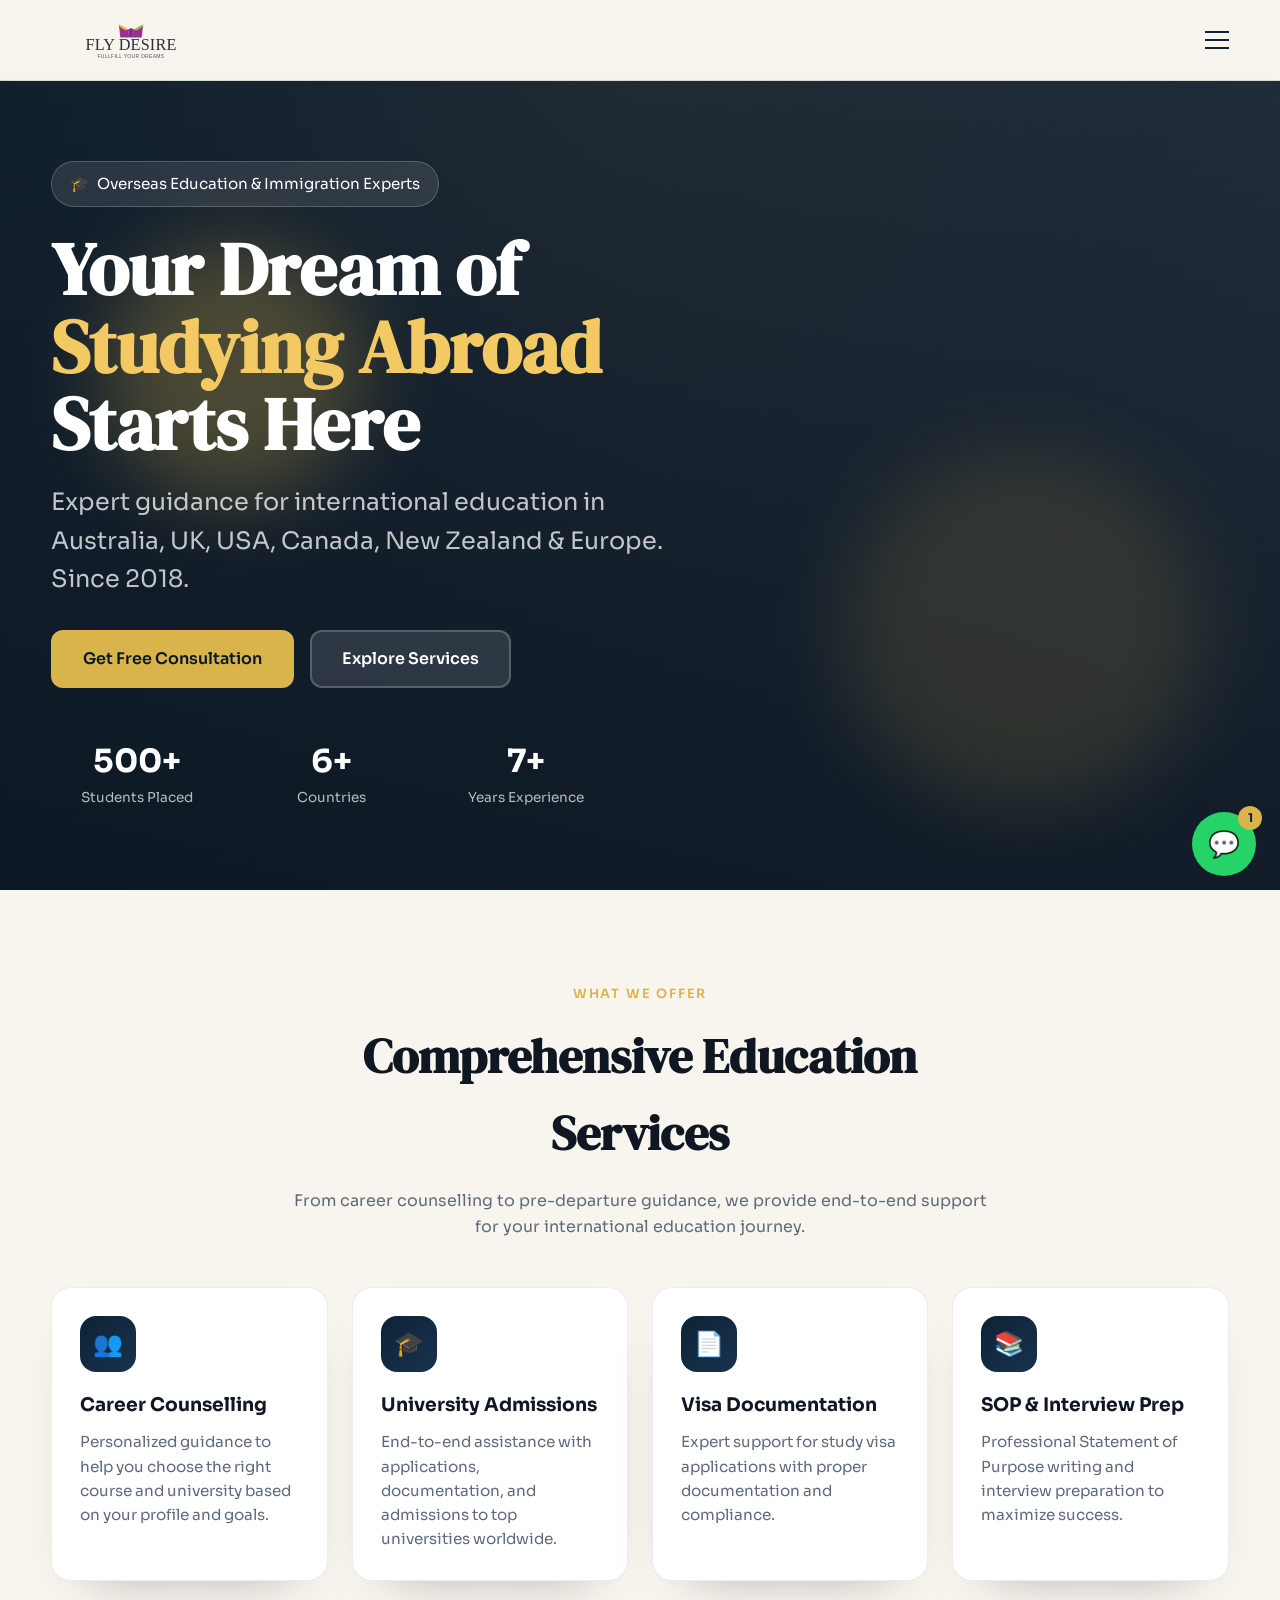
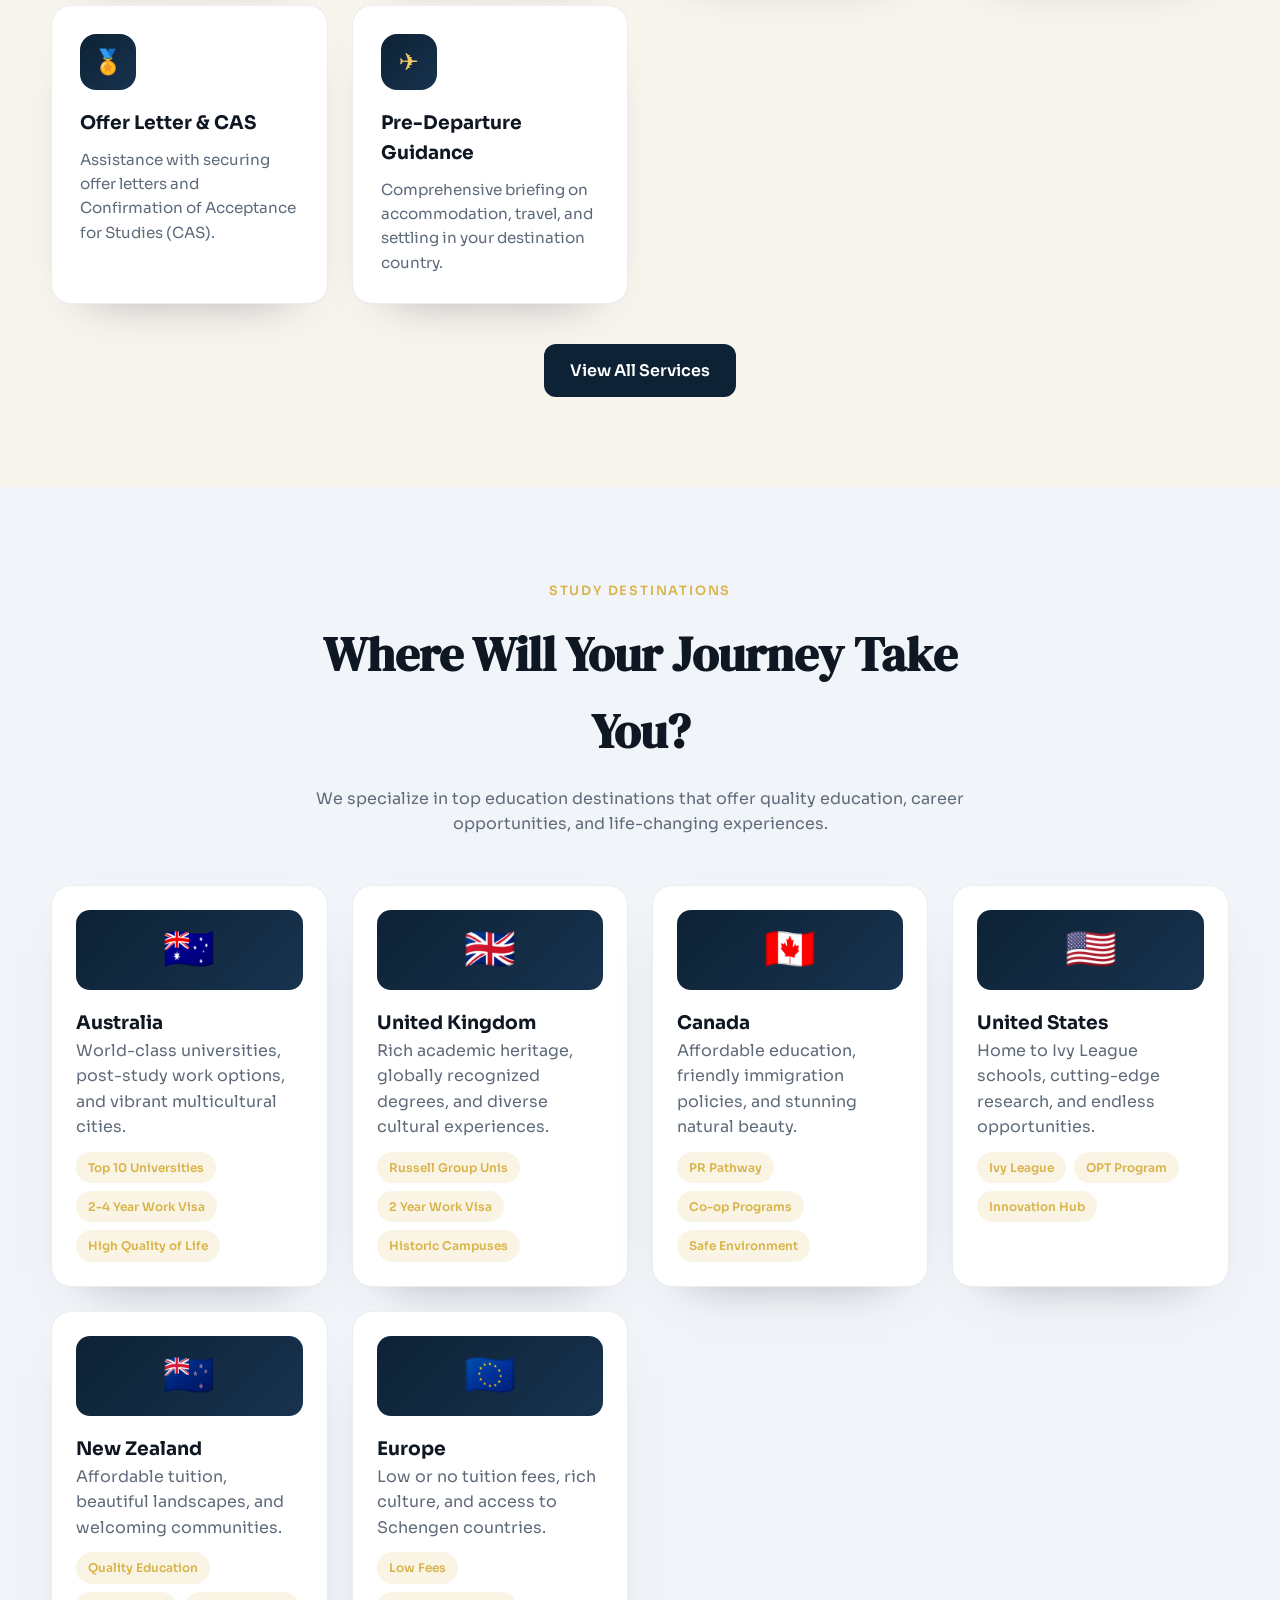
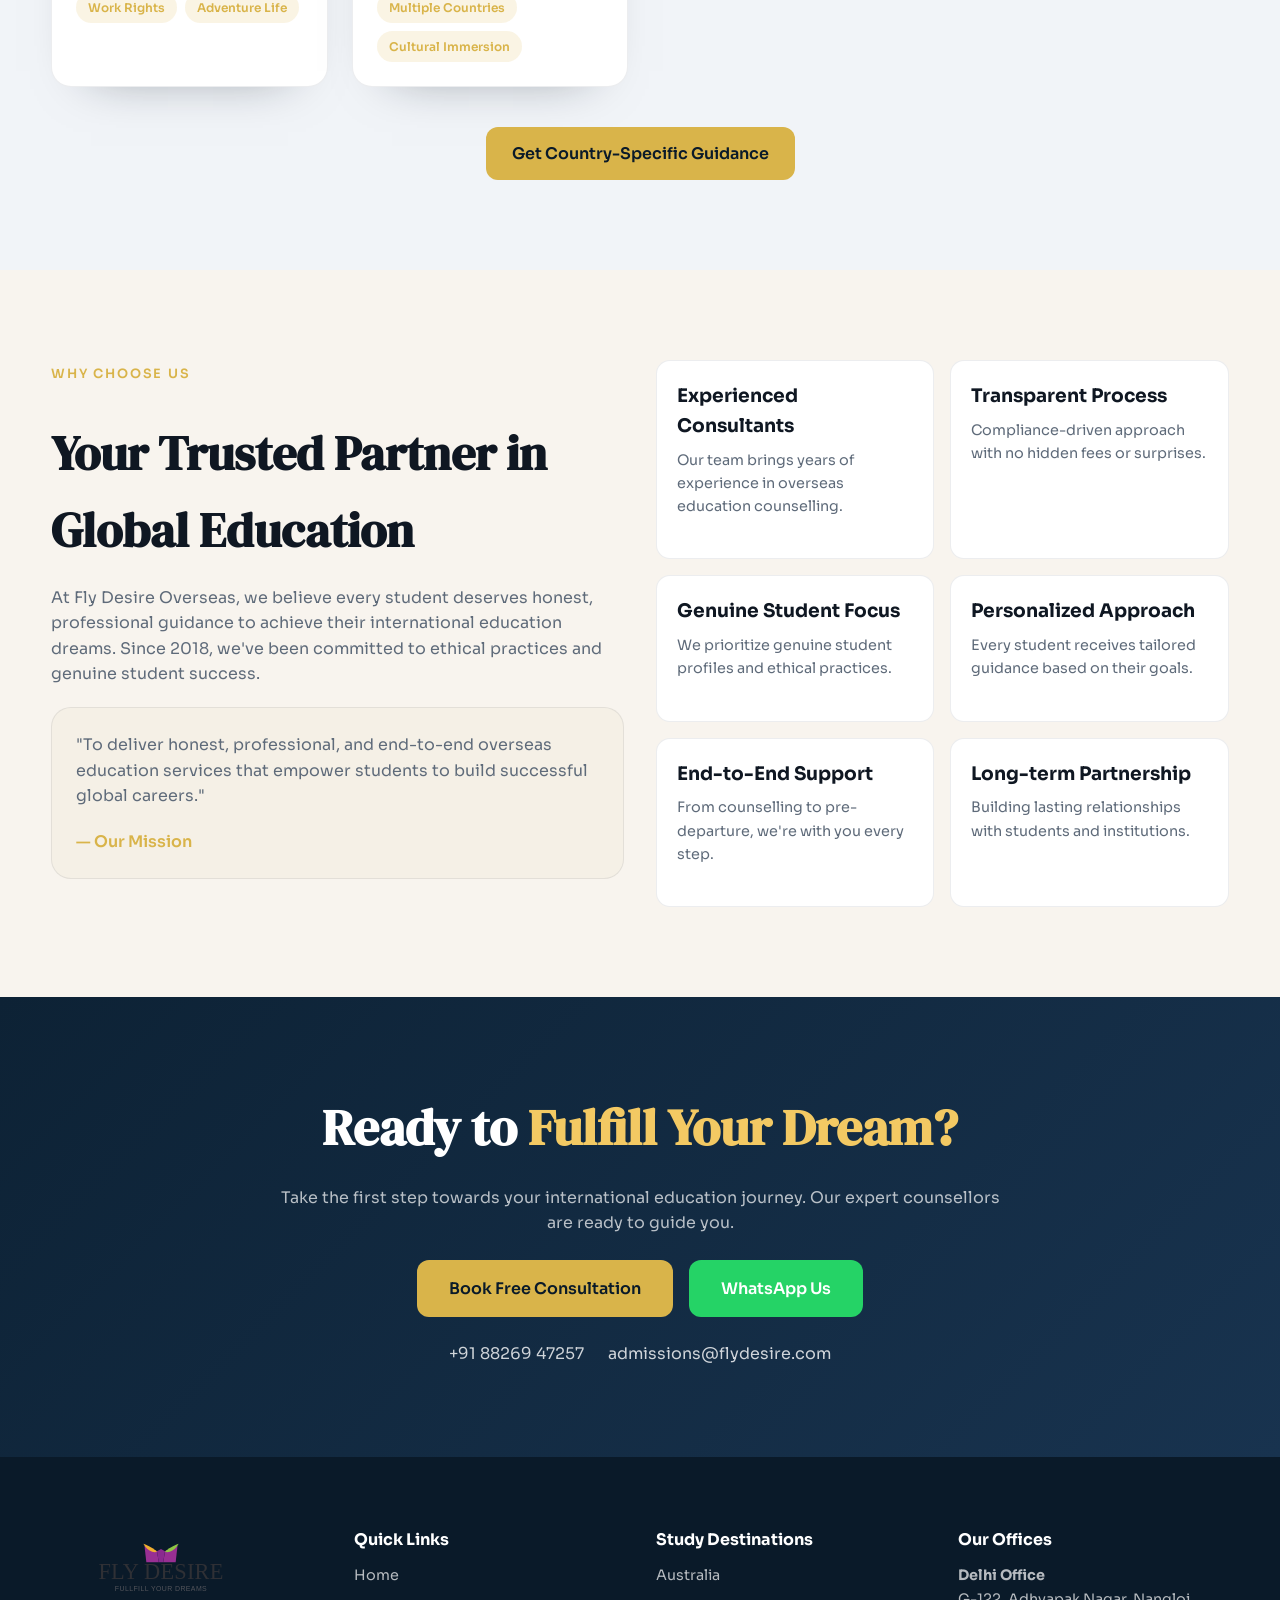
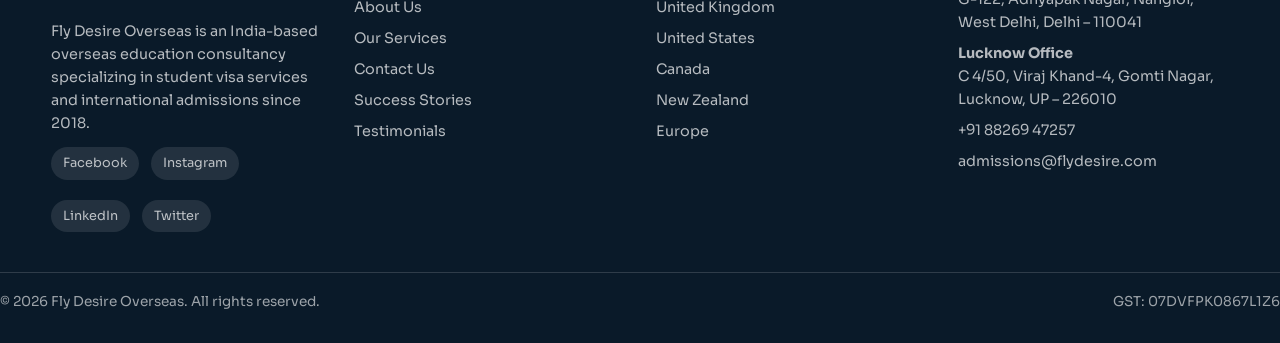
<file: index.html>
<!doctype html>
<html lang="en">
<head>
  <meta charset="UTF-8" />
  <meta name="viewport" content="width=device-width, initial-scale=1.0" />
  <title>Fly Desire Overseas | Study Abroad Consultants India | Education & Immigration</title>
  <meta name="description" content="Fly Desire Overseas - Leading overseas education & immigration consultants in India. Expert guidance for studying in Australia, UK, USA, Canada, New Zealand & Europe. Free consultation available." />
  <link rel="canonical" href="https://flydesire.com" />
  <link rel="icon" type="image/svg+xml" href="/assets/fly-desire-logo-v3.svg" />
  <link rel="shortcut icon" href="/assets/fly-desire-logo-v3.svg" />
  <link rel="apple-touch-icon" href="/assets/fly-desire-logo-v3.svg" />
  <link rel="stylesheet" href="./styles.css" />
</head>
<body>
  <div class="page">
    <header class="site-header">
      <div class="container header-inner">
        <a class="brand" href="/index.html" aria-label="Fly Desire Home">
          <img class="brand-logo" src="/assets/fly-desire-logo-v3.svg" alt="Fly Desire logo" />
        </a>
        <nav class="nav" id="main-nav">
          <a class="nav-link active" href="/index.html">Home</a>
          <a class="nav-link" href="/about.html">About Us</a>
          <a class="nav-link" href="/services.html">Services</a>
          <a class="nav-link" href="/contact.html">Contact</a>
          <a class="nav-link" href="/success-stories.html">Success Stories</a>
          <a class="nav-link" href="/testimonials.html">Testimonials</a>
        </nav>
        <div class="header-actions">
          <a class="header-phone" href="tel:+918826947257">+91 88269 47257</a>
          <a class="btn btn-secondary" href="/contact.html">Free Consultation</a>
        </div>
        <button class="menu-toggle" aria-label="Toggle menu" aria-expanded="false" aria-controls="main-nav">
          <span></span>
          <span></span>
          <span></span>
        </button>
      </div>
    </header>

    <main>
      <section class="hero">
        <div class="hero-bg"></div>
        <div class="hero-overlay"></div>
        <div class="hero-orb hero-orb-left"></div>
        <div class="hero-orb hero-orb-right"></div>
        <div class="container hero-content">
          <div class="pill fade-in-up">
            <span class="pill-icon">🎓</span>
            <span>Overseas Education & Immigration Experts</span>
          </div>
          <h1 class="hero-title fade-in-up delay-1">Your Dream of <br /><span>Studying Abroad</span><br />Starts Here</h1>
          <p class="hero-subtitle fade-in-up delay-2">Expert guidance for international education in Australia, UK, USA, Canada, New Zealand & Europe. Since 2018.</p>
          <div class="hero-cta fade-in-up delay-3">
            <a class="btn btn-secondary btn-lg" href="/contact.html">Get Free Consultation</a>
            <a class="btn btn-ghost btn-lg" href="/services.html">Explore Services</a>
          </div>
          <div class="hero-stats fade-in-up delay-4">
            <div class="stat">
              <div class="stat-value">500+</div>
              <div class="stat-label">Students Placed</div>
            </div>
            <div class="stat">
              <div class="stat-value">6+</div>
              <div class="stat-label">Countries</div>
            </div>
            <div class="stat">
              <div class="stat-value">7+</div>
              <div class="stat-label">Years Experience</div>
            </div>
          </div>
        </div>
      </section>

      <section class="section">
        <div class="container">
          <div class="section-header">
            <span class="section-tag">What We Offer</span>
            <h2>Comprehensive Education Services</h2>
            <p>From career counselling to pre-departure guidance, we provide end-to-end support for your international education journey.</p>
          </div>
          <div class="card-grid">
            <article class="card">
              <div class="card-icon">👥</div>
              <h3>Career Counselling</h3>
              <p>Personalized guidance to help you choose the right course and university based on your profile and goals.</p>
            </article>
            <article class="card">
              <div class="card-icon">🎓</div>
              <h3>University Admissions</h3>
              <p>End-to-end assistance with applications, documentation, and admissions to top universities worldwide.</p>
            </article>
            <article class="card">
              <div class="card-icon">📄</div>
              <h3>Visa Documentation</h3>
              <p>Expert support for study visa applications with proper documentation and compliance.</p>
            </article>
            <article class="card">
              <div class="card-icon">📚</div>
              <h3>SOP & Interview Prep</h3>
              <p>Professional Statement of Purpose writing and interview preparation to maximize success.</p>
            </article>
            <article class="card">
              <div class="card-icon">🏅</div>
              <h3>Offer Letter & CAS</h3>
              <p>Assistance with securing offer letters and Confirmation of Acceptance for Studies (CAS).</p>
            </article>
            <article class="card">
              <div class="card-icon">✈️</div>
              <h3>Pre-Departure Guidance</h3>
              <p>Comprehensive briefing on accommodation, travel, and settling in your destination country.</p>
            </article>
          </div>
          <div class="section-cta">
            <a class="btn btn-primary" href="/services.html">View All Services</a>
          </div>
        </div>
      </section>

      <section class="section section-muted">
        <div class="container">
          <div class="section-header">
            <span class="section-tag">Study Destinations</span>
            <h2>Where Will Your Journey Take You?</h2>
            <p>We specialize in top education destinations that offer quality education, career opportunities, and life-changing experiences.</p>
          </div>
          <div class="destination-grid">
            <article class="destination">
              <div class="destination-flag">🇦🇺</div>
              <h3>Australia</h3>
              <p>World-class universities, post-study work options, and vibrant multicultural cities.</p>
              <div class="chip-row">
                <span>Top 10 Universities</span>
                <span>2-4 Year Work Visa</span>
                <span>High Quality of Life</span>
              </div>
            </article>
            <article class="destination">
              <div class="destination-flag">🇬🇧</div>
              <h3>United Kingdom</h3>
              <p>Rich academic heritage, globally recognized degrees, and diverse cultural experiences.</p>
              <div class="chip-row">
                <span>Russell Group Unis</span>
                <span>2 Year Work Visa</span>
                <span>Historic Campuses</span>
              </div>
            </article>
            <article class="destination">
              <div class="destination-flag">🇨🇦</div>
              <h3>Canada</h3>
              <p>Affordable education, friendly immigration policies, and stunning natural beauty.</p>
              <div class="chip-row">
                <span>PR Pathway</span>
                <span>Co-op Programs</span>
                <span>Safe Environment</span>
              </div>
            </article>
            <article class="destination">
              <div class="destination-flag">🇺🇸</div>
              <h3>United States</h3>
              <p>Home to Ivy League schools, cutting-edge research, and endless opportunities.</p>
              <div class="chip-row">
                <span>Ivy League</span>
                <span>OPT Program</span>
                <span>Innovation Hub</span>
              </div>
            </article>
            <article class="destination">
              <div class="destination-flag">🇳🇿</div>
              <h3>New Zealand</h3>
              <p>Affordable tuition, beautiful landscapes, and welcoming communities.</p>
              <div class="chip-row">
                <span>Quality Education</span>
                <span>Work Rights</span>
                <span>Adventure Life</span>
              </div>
            </article>
            <article class="destination">
              <div class="destination-flag">🇪🇺</div>
              <h3>Europe</h3>
              <p>Low or no tuition fees, rich culture, and access to Schengen countries.</p>
              <div class="chip-row">
                <span>Low Fees</span>
                <span>Multiple Countries</span>
                <span>Cultural Immersion</span>
              </div>
            </article>
          </div>
          <div class="section-cta">
            <a class="btn btn-secondary" href="/contact.html">Get Country-Specific Guidance</a>
          </div>
        </div>
      </section>

      <section class="section">
        <div class="container why-grid">
          <div>
            <span class="section-tag">Why Choose Us</span>
            <h2>Your Trusted Partner in Global Education</h2>
            <p>At Fly Desire Overseas, we believe every student deserves honest, professional guidance to achieve their international education dreams. Since 2018, we've been committed to ethical practices and genuine student success.</p>
            <div class="mission">
              <p>"To deliver honest, professional, and end-to-end overseas education services that empower students to build successful global careers."</p>
              <span>— Our Mission</span>
            </div>
          </div>
          <div class="why-cards">
            <article>
              <h3>Experienced Consultants</h3>
              <p>Our team brings years of experience in overseas education counselling.</p>
            </article>
            <article>
              <h3>Transparent Process</h3>
              <p>Compliance-driven approach with no hidden fees or surprises.</p>
            </article>
            <article>
              <h3>Genuine Student Focus</h3>
              <p>We prioritize genuine student profiles and ethical practices.</p>
            </article>
            <article>
              <h3>Personalized Approach</h3>
              <p>Every student receives tailored guidance based on their goals.</p>
            </article>
            <article>
              <h3>End-to-End Support</h3>
              <p>From counselling to pre-departure, we're with you every step.</p>
            </article>
            <article>
              <h3>Long-term Partnership</h3>
              <p>Building lasting relationships with students and institutions.</p>
            </article>
          </div>
        </div>
      </section>

      <section class="cta">
        <div class="container">
          <h2>Ready to <span>Fulfill Your Dream?</span></h2>
          <p>Take the first step towards your international education journey. Our expert counsellors are ready to guide you.</p>
          <div class="cta-actions">
            <a class="btn btn-secondary btn-lg" href="/contact.html">Book Free Consultation</a>
            <a class="btn btn-whatsapp btn-lg" href="https://wa.me/918826947257" target="_blank" rel="noopener noreferrer">WhatsApp Us</a>
          </div>
          <div class="cta-links">
            <a href="tel:+918826947257">+91 88269 47257</a>
            <a href="mailto:admissions@flydesire.com">admissions@flydesire.com</a>
          </div>
        </div>
      </section>
    </main>

    <footer class="site-footer">
      <div class="container footer-grid">
        <div>
          <div class="footer-brand">
            <img class="footer-logo" src="/assets/fly-desire-logo-v3.svg" alt="Fly Desire logo" />
          </div>
          <p>Fly Desire Overseas is an India-based overseas education consultancy specializing in student visa services and international admissions since 2018.</p>
          <div class="social-row">
            <a href="#">Facebook</a>
            <a href="#">Instagram</a>
            <a href="#">LinkedIn</a>
            <a href="#">Twitter</a>
          </div>
        </div>
        <div>
          <h4>Quick Links</h4>
          <a href="/index.html">Home</a>
          <a href="/about.html">About Us</a>
          <a href="/services.html">Our Services</a>
          <a href="/contact.html">Contact Us</a>
          <a href="/success-stories.html">Success Stories</a>
          <a href="/testimonials.html">Testimonials</a>
        </div>
        <div>
          <h4>Study Destinations</h4>
          <p>Australia</p>
          <p>United Kingdom</p>
          <p>United States</p>
          <p>Canada</p>
          <p>New Zealand</p>
          <p>Europe</p>
        </div>
        <div>
          <h4>Our Offices</h4>
          <p class="office"><strong>Delhi Office</strong><br />G-122, Adhyapak Nagar, Nangloi, West Delhi, Delhi – 110041</p>
          <p class="office"><strong>Lucknow Office</strong><br />C 4/50, Viraj Khand-4, Gomti Nagar, Lucknow, UP – 226010</p>
          <a href="tel:+918826947257">+91 88269 47257</a>
          <a href="mailto:admissions@flydesire.com">admissions@flydesire.com</a>
        </div>
      </div>
      <div class="footer-bottom">
        <p>© 2026 Fly Desire Overseas. All rights reserved.</p>
        <p>GST: 07DVFPK0867L1Z6</p>
      </div>
    </footer>

    <a class="whatsapp-fab" href="https://wa.me/918826947257?text=Hello!%20I'm%20interested%20in%20overseas%20education%20consultation." target="_blank" rel="noopener noreferrer" aria-label="Chat on WhatsApp">
      <span>💬</span>
      <span class="fab-badge">1</span>
    </a>
  </div>

  <script>
    const toggle = document.querySelector('.menu-toggle');
    const nav = document.getElementById('main-nav');
    toggle.addEventListener('click', () => {
      const expanded = toggle.getAttribute('aria-expanded') === 'true';
      toggle.setAttribute('aria-expanded', String(!expanded));
      nav.classList.toggle('nav-open');
    });
  </script>
</body>
</html>
</file>
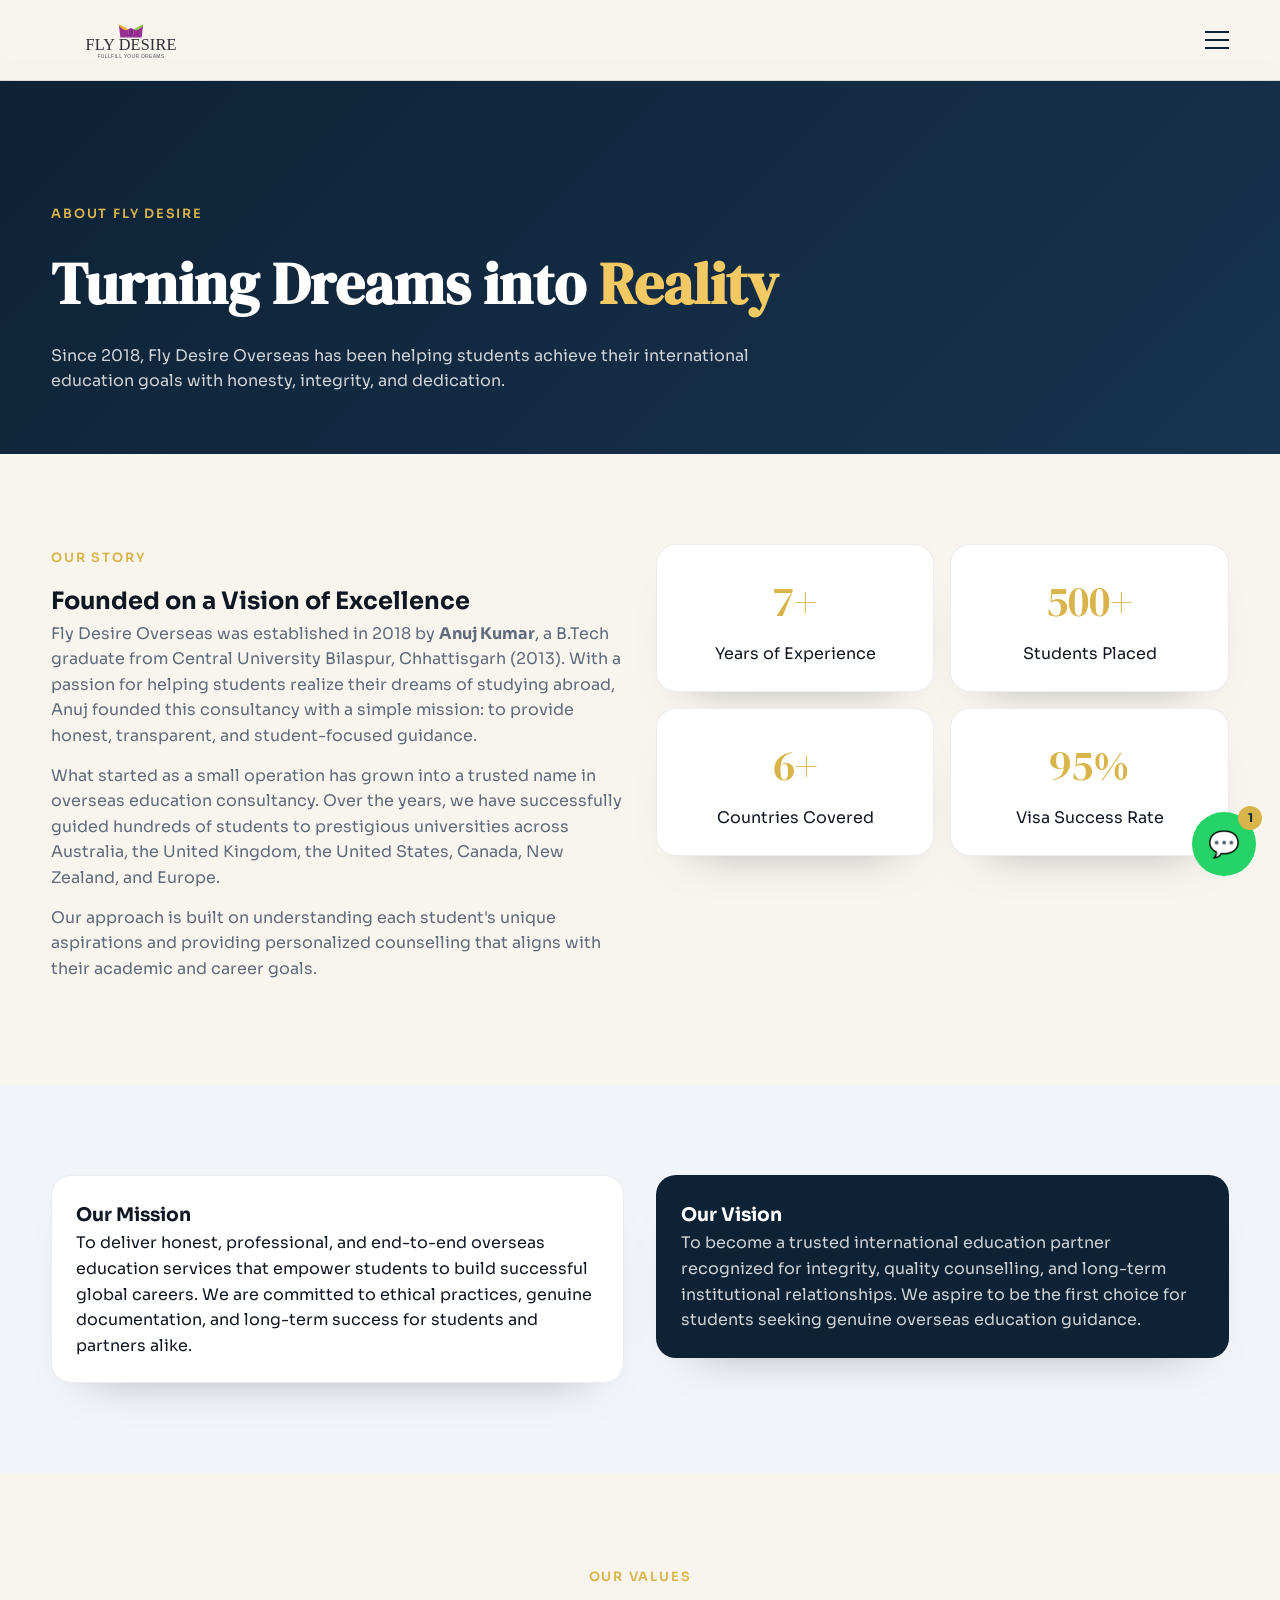
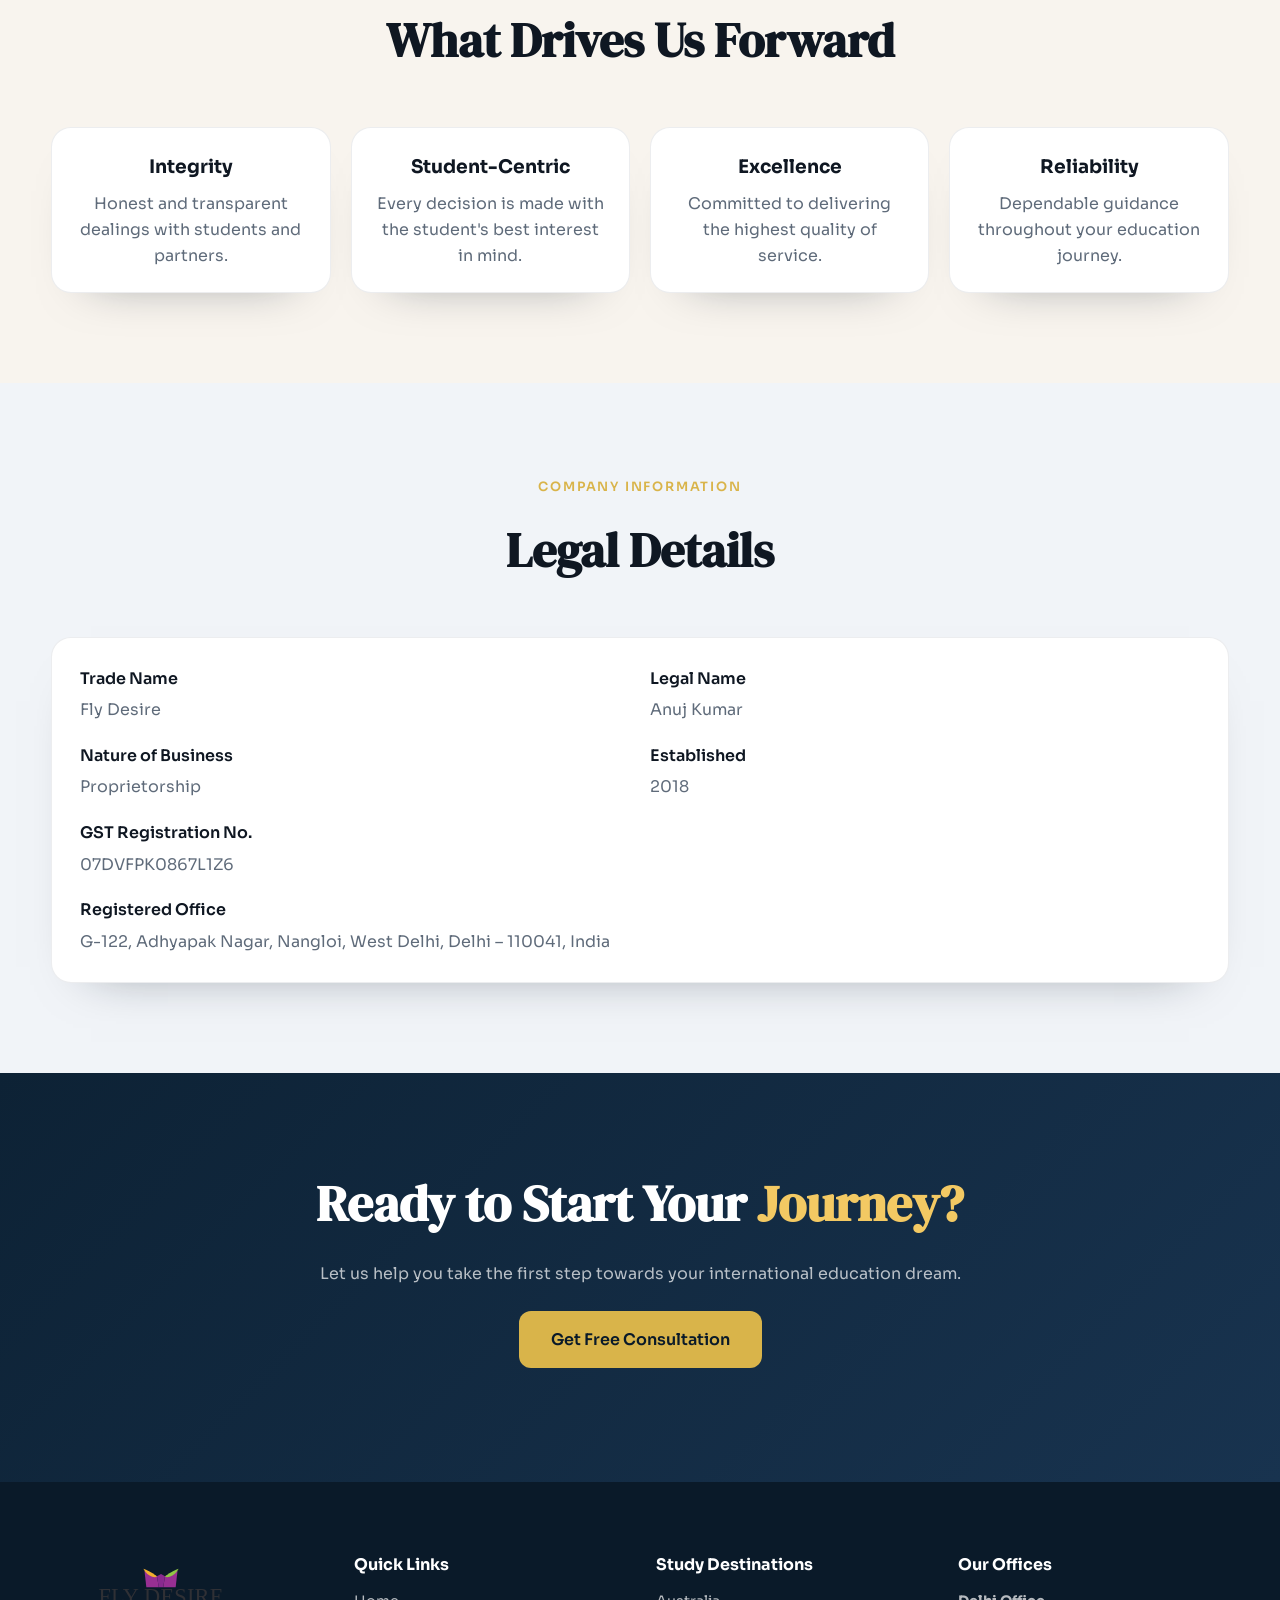
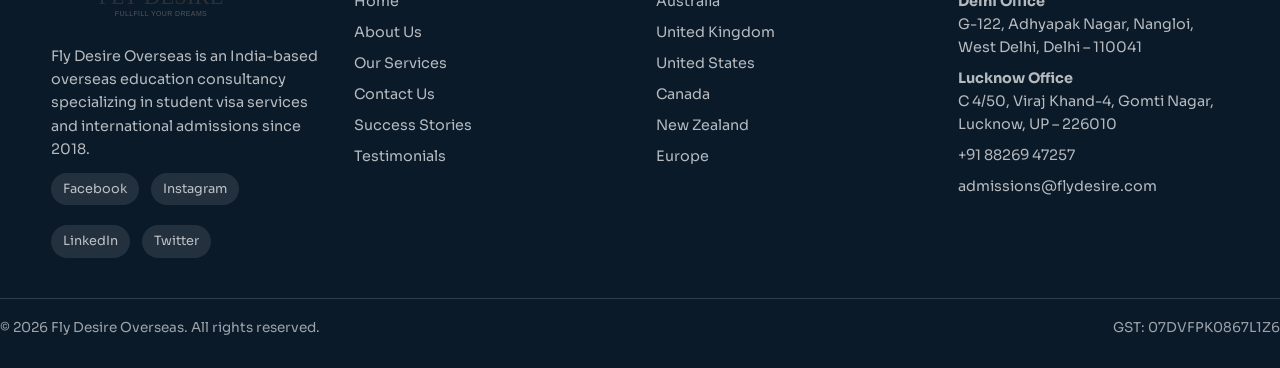
<file: about.html>
<!doctype html>
<html lang="en">
<head>
  <meta charset="UTF-8" />
  <meta name="viewport" content="width=device-width, initial-scale=1.0" />
  <title>About Us | Fly Desire Overseas Education Consultant</title>
  <meta name="description" content="Learn about Fly Desire Overseas - India's trusted overseas education consultancy since 2018. Founded by Anuj Kumar, we've helped 500+ students achieve their study abroad dreams." />
  <link rel="icon" type="image/svg+xml" href="/assets/fly-desire-logo-v3.svg" />
  <link rel="shortcut icon" href="/assets/fly-desire-logo-v3.svg" />
  <link rel="apple-touch-icon" href="/assets/fly-desire-logo-v3.svg" />
  <link rel="stylesheet" href="./styles.css" />
</head>
<body>
  <div class="page">
    <header class="site-header">
      <div class="container header-inner">
        <a class="brand" href="/index.html" aria-label="Fly Desire Home">
          <img class="brand-logo" src="/assets/fly-desire-logo-v3.svg" alt="Fly Desire logo" />
        </a>
        <nav class="nav" id="main-nav">
          <a class="nav-link" href="/index.html">Home</a>
          <a class="nav-link active" href="/about.html">About Us</a>
          <a class="nav-link" href="/services.html">Services</a>
          <a class="nav-link" href="/contact.html">Contact</a>
          <a class="nav-link" href="/success-stories.html">Success Stories</a>
          <a class="nav-link" href="/testimonials.html">Testimonials</a>
        </nav>
        <div class="header-actions">
          <a class="header-phone" href="tel:+918826947257">+91 88269 47257</a>
          <a class="btn btn-secondary" href="/contact.html">Free Consultation</a>
        </div>
        <button class="menu-toggle" aria-label="Toggle menu" aria-expanded="false" aria-controls="main-nav">
          <span></span>
          <span></span>
          <span></span>
        </button>
      </div>
    </header>

    <main>
      <section class="page-hero hero-gradient">
        <div class="container">
          <span class="section-tag">About Fly Desire</span>
          <h1>Turning Dreams into <span>Reality</span></h1>
          <p>Since 2018, Fly Desire Overseas has been helping students achieve their international education goals with honesty, integrity, and dedication.</p>
        </div>
      </section>

      <section class="section">
        <div class="container two-col">
          <div>
            <span class="section-tag">Our Story</span>
            <h2>Founded on a Vision of Excellence</h2>
            <div class="body-copy">
              <p>Fly Desire Overseas was established in 2018 by <strong>Anuj Kumar</strong>, a B.Tech graduate from Central University Bilaspur, Chhattisgarh (2013). With a passion for helping students realize their dreams of studying abroad, Anuj founded this consultancy with a simple mission: to provide honest, transparent, and student-focused guidance.</p>
              <p>What started as a small operation has grown into a trusted name in overseas education consultancy. Over the years, we have successfully guided hundreds of students to prestigious universities across Australia, the United Kingdom, the United States, Canada, New Zealand, and Europe.</p>
              <p>Our approach is built on understanding each student's unique aspirations and providing personalized counselling that aligns with their academic and career goals.</p>
            </div>
          </div>
          <div class="stat-grid">
            <div class="stat-card">
              <span>7+</span>
              <p>Years of Experience</p>
            </div>
            <div class="stat-card">
              <span>500+</span>
              <p>Students Placed</p>
            </div>
            <div class="stat-card">
              <span>6+</span>
              <p>Countries Covered</p>
            </div>
            <div class="stat-card">
              <span>95%</span>
              <p>Visa Success Rate</p>
            </div>
          </div>
        </div>
      </section>

      <section class="section section-muted">
        <div class="container two-col">
          <div class="info-card">
            <h3>Our Mission</h3>
            <p>To deliver honest, professional, and end-to-end overseas education services that empower students to build successful global careers. We are committed to ethical practices, genuine documentation, and long-term success for students and partners alike.</p>
          </div>
          <div class="info-card accent">
            <h3>Our Vision</h3>
            <p>To become a trusted international education partner recognized for integrity, quality counselling, and long-term institutional relationships. We aspire to be the first choice for students seeking genuine overseas education guidance.</p>
          </div>
        </div>
      </section>

      <section class="section">
        <div class="container">
          <div class="section-header">
            <span class="section-tag">Our Values</span>
            <h2>What Drives Us Forward</h2>
          </div>
          <div class="value-grid">
            <article class="value-card">
              <h3>Integrity</h3>
              <p>Honest and transparent dealings with students and partners.</p>
            </article>
            <article class="value-card">
              <h3>Student-Centric</h3>
              <p>Every decision is made with the student's best interest in mind.</p>
            </article>
            <article class="value-card">
              <h3>Excellence</h3>
              <p>Committed to delivering the highest quality of service.</p>
            </article>
            <article class="value-card">
              <h3>Reliability</h3>
              <p>Dependable guidance throughout your education journey.</p>
            </article>
          </div>
        </div>
      </section>

      <section class="section section-muted">
        <div class="container">
          <div class="section-header">
            <span class="section-tag">Company Information</span>
            <h2>Legal Details</h2>
          </div>
          <div class="legal-card">
            <div>
              <h4>Trade Name</h4>
              <p>Fly Desire</p>
            </div>
            <div>
              <h4>Legal Name</h4>
              <p>Anuj Kumar</p>
            </div>
            <div>
              <h4>Nature of Business</h4>
              <p>Proprietorship</p>
            </div>
            <div>
              <h4>Established</h4>
              <p>2018</p>
            </div>
            <div class="span-2">
              <h4>GST Registration No.</h4>
              <p>07DVFPK0867L1Z6</p>
            </div>
            <div class="span-2">
              <h4>Registered Office</h4>
              <p>G-122, Adhyapak Nagar, Nangloi, West Delhi, Delhi – 110041, India</p>
            </div>
          </div>
        </div>
      </section>

      <section class="cta">
        <div class="container">
          <h2>Ready to Start Your <span>Journey?</span></h2>
          <p>Let us help you take the first step towards your international education dream.</p>
          <div class="cta-actions">
            <a class="btn btn-secondary btn-lg" href="/contact.html">Get Free Consultation</a>
          </div>
        </div>
      </section>
    </main>

    <footer class="site-footer">
      <div class="container footer-grid">
        <div>
          <div class="footer-brand">
            <img class="footer-logo" src="/assets/fly-desire-logo-v3.svg" alt="Fly Desire logo" />
          </div>
          <p>Fly Desire Overseas is an India-based overseas education consultancy specializing in student visa services and international admissions since 2018.</p>
          <div class="social-row">
            <a href="#">Facebook</a>
            <a href="#">Instagram</a>
            <a href="#">LinkedIn</a>
            <a href="#">Twitter</a>
          </div>
        </div>
        <div>
          <h4>Quick Links</h4>
          <a href="/index.html">Home</a>
          <a href="/about.html">About Us</a>
          <a href="/services.html">Our Services</a>
          <a href="/contact.html">Contact Us</a>
          <a href="/success-stories.html">Success Stories</a>
          <a href="/testimonials.html">Testimonials</a>
        </div>
        <div>
          <h4>Study Destinations</h4>
          <p>Australia</p>
          <p>United Kingdom</p>
          <p>United States</p>
          <p>Canada</p>
          <p>New Zealand</p>
          <p>Europe</p>
        </div>
        <div>
          <h4>Our Offices</h4>
          <p class="office"><strong>Delhi Office</strong><br />G-122, Adhyapak Nagar, Nangloi, West Delhi, Delhi – 110041</p>
          <p class="office"><strong>Lucknow Office</strong><br />C 4/50, Viraj Khand-4, Gomti Nagar, Lucknow, UP – 226010</p>
          <a href="tel:+918826947257">+91 88269 47257</a>
          <a href="mailto:admissions@flydesire.com">admissions@flydesire.com</a>
        </div>
      </div>
      <div class="footer-bottom">
        <p>© 2026 Fly Desire Overseas. All rights reserved.</p>
        <p>GST: 07DVFPK0867L1Z6</p>
      </div>
    </footer>

    <a class="whatsapp-fab" href="https://wa.me/918826947257?text=Hello!%20I'm%20interested%20in%20overseas%20education%20consultation." target="_blank" rel="noopener noreferrer" aria-label="Chat on WhatsApp">
      <span>💬</span>
      <span class="fab-badge">1</span>
    </a>
  </div>

  <script>
    const toggle = document.querySelector('.menu-toggle');
    const nav = document.getElementById('main-nav');
    toggle.addEventListener('click', () => {
      const expanded = toggle.getAttribute('aria-expanded') === 'true';
      toggle.setAttribute('aria-expanded', String(!expanded));
      nav.classList.toggle('nav-open');
    });
  </script>
</body>
</html>
</file>
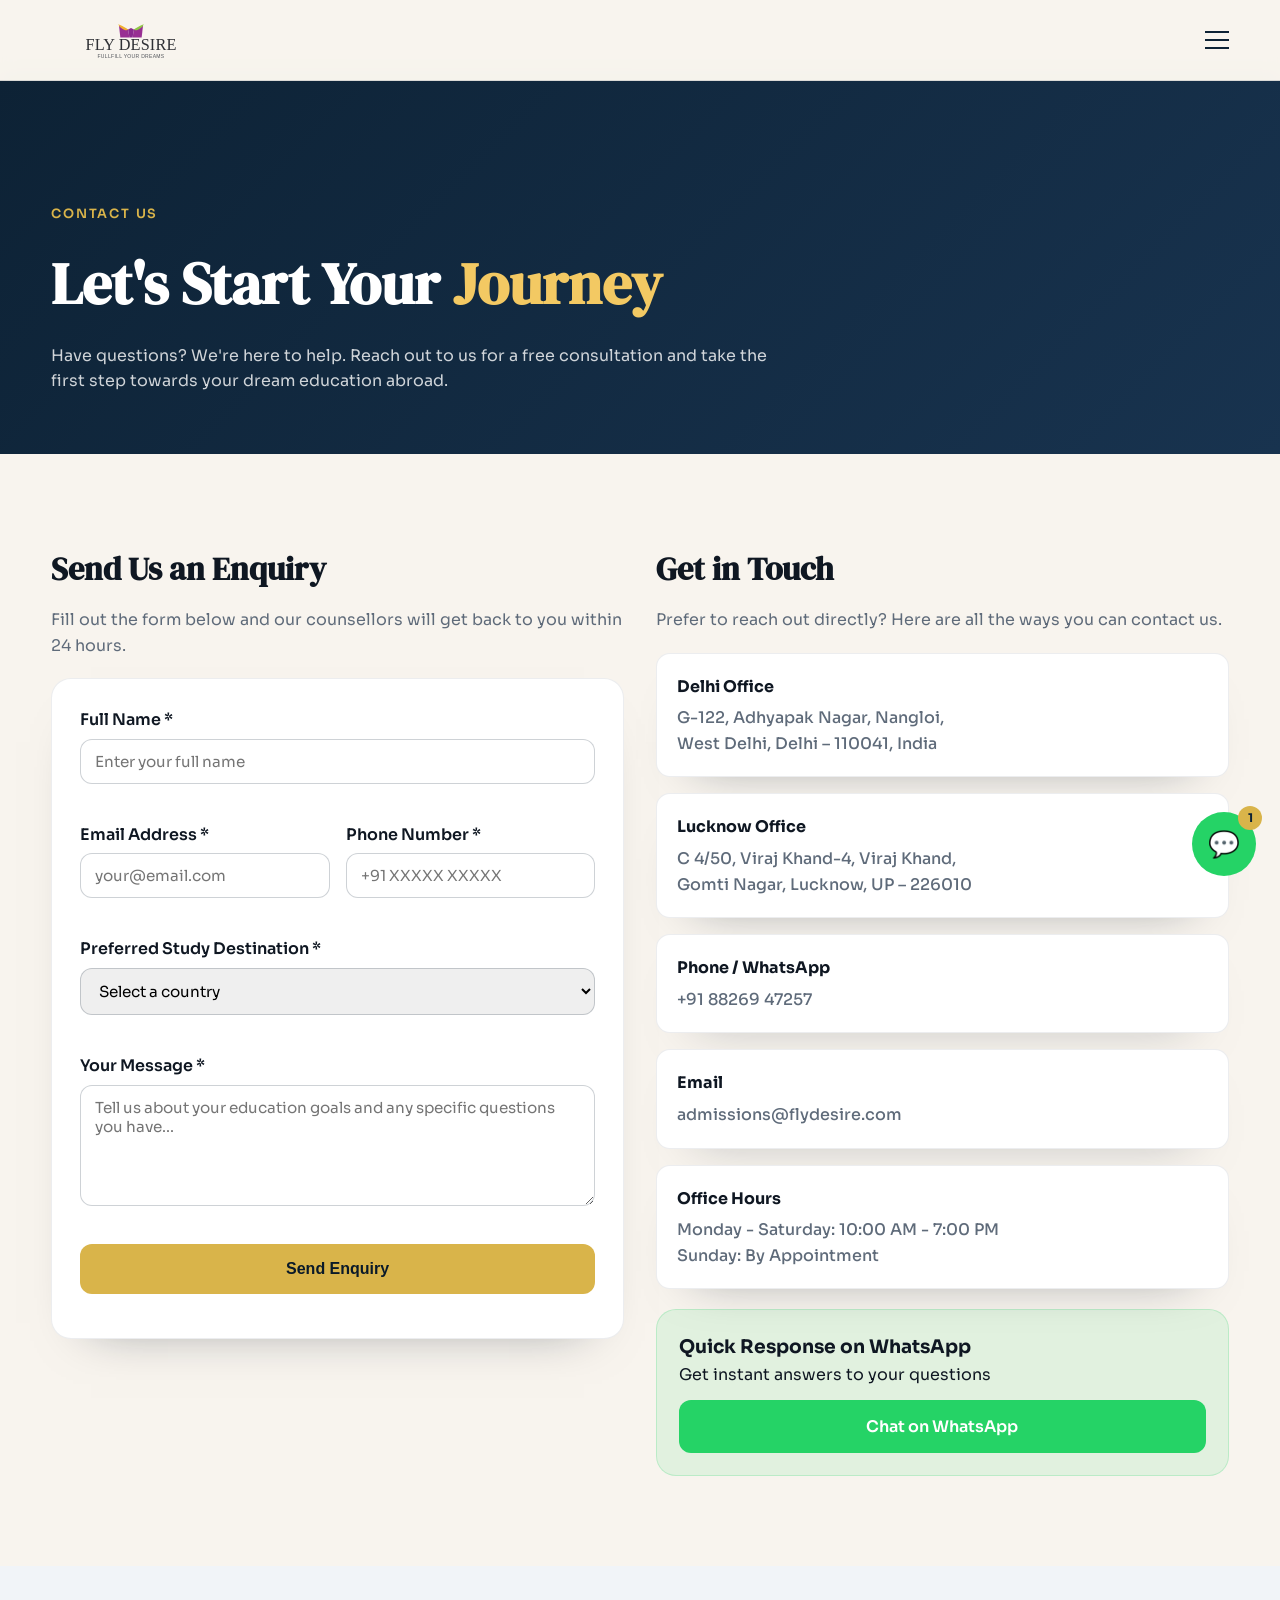
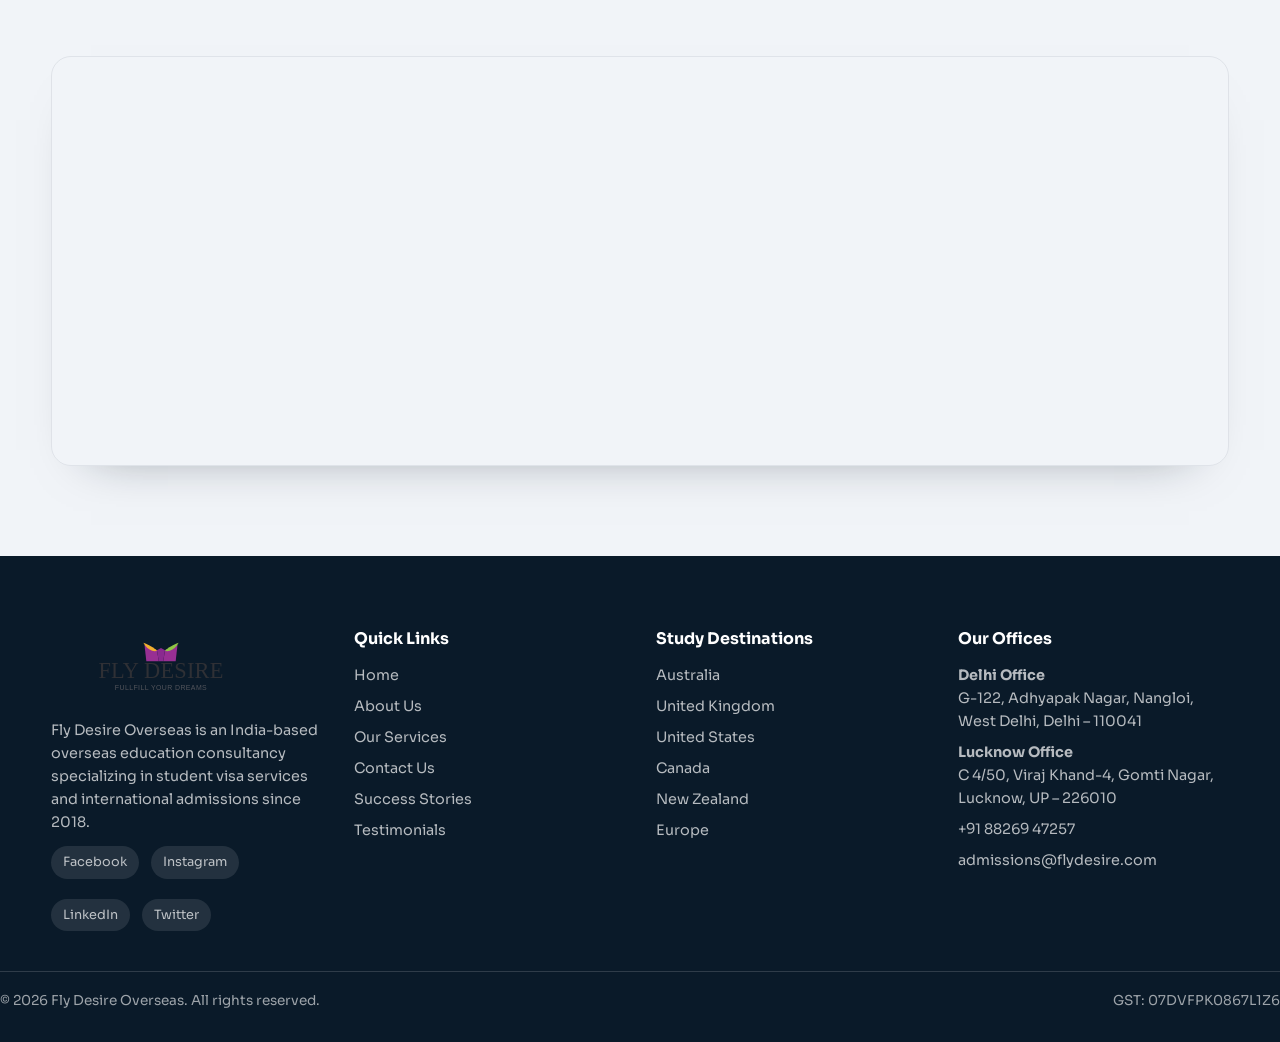
<file: contact.html>
<!doctype html>
<html lang="en">
<head>
  <meta charset="UTF-8" />
  <meta name="viewport" content="width=device-width, initial-scale=1.0" />
  <title>Contact Us | Fly Desire Overseas - Free Consultation</title>
  <meta name="description" content="Get in touch with Fly Desire Overseas for free study abroad consultation. Contact us via phone, email, WhatsApp or visit our office in Delhi. Expert guidance for Australia, UK, USA, Canada visas." />
  <link rel="icon" type="image/svg+xml" href="/assets/fly-desire-logo-v3.svg" />
  <link rel="shortcut icon" href="/assets/fly-desire-logo-v3.svg" />
  <link rel="apple-touch-icon" href="/assets/fly-desire-logo-v3.svg" />
  <link rel="stylesheet" href="./styles.css" />
</head>
<body>
  <div class="page">
    <header class="site-header">
      <div class="container header-inner">
        <a class="brand" href="/index.html" aria-label="Fly Desire Home">
          <img class="brand-logo" src="/assets/fly-desire-logo-v3.svg" alt="Fly Desire logo" />
        </a>
        <nav class="nav" id="main-nav">
          <a class="nav-link" href="/index.html">Home</a>
          <a class="nav-link" href="/about.html">About Us</a>
          <a class="nav-link" href="/services.html">Services</a>
          <a class="nav-link active" href="/contact.html">Contact</a>
          <a class="nav-link" href="/success-stories.html">Success Stories</a>
          <a class="nav-link" href="/testimonials.html">Testimonials</a>
        </nav>
        <div class="header-actions">
          <a class="header-phone" href="tel:+918826947257">+91 88269 47257</a>
          <a class="btn btn-secondary" href="/contact.html">Free Consultation</a>
        </div>
        <button class="menu-toggle" aria-label="Toggle menu" aria-expanded="false" aria-controls="main-nav">
          <span></span>
          <span></span>
          <span></span>
        </button>
      </div>
    </header>

    <main>
      <section class="page-hero hero-gradient">
        <div class="container">
          <span class="section-tag">Contact Us</span>
          <h1>Let's Start Your <span>Journey</span></h1>
          <p>Have questions? We're here to help. Reach out to us for a free consultation and take the first step towards your dream education abroad.</p>
        </div>
      </section>

      <section class="section">
        <div class="container contact-split">
          <div>
            <h2>Send Us an Enquiry</h2>
            <p class="muted">Fill out the form below and our counsellors will get back to you within 24 hours.</p>
            <form class="contact-form" id="contact-form" novalidate>
              <div class="field">
                <label for="full-name">Full Name *</label>
                <input id="full-name" name="name" type="text" placeholder="Enter your full name" required />
                <small class="error" data-error-for="name"></small>
              </div>
              <div class="form-row">
                <div class="field">
                  <label for="email">Email Address *</label>
                  <input id="email" name="email" type="email" placeholder="your@email.com" required />
                  <small class="error" data-error-for="email"></small>
                </div>
                <div class="field">
                  <label for="phone">Phone Number *</label>
                  <input id="phone" name="phone" type="tel" placeholder="+91 XXXXX XXXXX" required />
                  <small class="error" data-error-for="phone"></small>
                </div>
              </div>
              <div class="field">
                <label for="destination">Preferred Study Destination *</label>
                <select id="destination" name="destination" required>
                  <option value="">Select a country</option>
                  <option>Australia</option>
                  <option>United Kingdom</option>
                  <option>United States</option>
                  <option>Canada</option>
                  <option>New Zealand</option>
                  <option>Europe</option>
                  <option>Other</option>
                </select>
                <small class="error" data-error-for="destination"></small>
              </div>
              <div class="field">
                <label for="message">Your Message *</label>
                <textarea id="message" name="message" rows="5" placeholder="Tell us about your education goals and any specific questions you have..." required></textarea>
                <small class="error" data-error-for="message"></small>
              </div>
              <button class="btn btn-secondary btn-lg full-width" type="submit">Send Enquiry</button>
              <div class="form-success" id="form-success" role="status" aria-live="polite"></div>
            </form>
          </div>
          <div>
            <h2>Get in Touch</h2>
            <p class="muted">Prefer to reach out directly? Here are all the ways you can contact us.</p>
            <div class="contact-cards">
              <div class="contact-card">
                <h4>Delhi Office</h4>
                <p>G-122, Adhyapak Nagar, Nangloi,<br />West Delhi, Delhi – 110041, India</p>
              </div>
              <div class="contact-card">
                <h4>Lucknow Office</h4>
                <p>C 4/50, Viraj Khand-4, Viraj Khand,<br />Gomti Nagar, Lucknow, UP – 226010</p>
              </div>
              <div class="contact-card">
                <h4>Phone / WhatsApp</h4>
                <a href="tel:+918826947257">+91 88269 47257</a>
              </div>
              <div class="contact-card">
                <h4>Email</h4>
                <a href="mailto:admissions@flydesire.com">admissions@flydesire.com</a>
              </div>
              <div class="contact-card">
                <h4>Office Hours</h4>
                <p>Monday - Saturday: 10:00 AM - 7:00 PM<br />Sunday: By Appointment</p>
              </div>
            </div>
            <div class="whatsapp-card">
              <div>
                <h3>Quick Response on WhatsApp</h3>
                <p>Get instant answers to your questions</p>
              </div>
              <a class="btn btn-whatsapp full-width" href="https://wa.me/918826947257?text=Hello!%20I'm%20interested%20in%20overseas%20education%20consultation." target="_blank" rel="noopener noreferrer">Chat on WhatsApp</a>
            </div>
          </div>
        </div>
      </section>

      <section class="section section-muted">
        <div class="container">
          <div class="map-card">
            <iframe src="https://www.google.com/maps/embed?pb=!1m18!1m12!1m3!1d3499.6547095731!2d77.0582!3d28.6912!2m3!1f0!2f0!3f0!3m2!1i1024!2i768!4f13.1!3m3!1m2!1s0x0%3A0x0!2zMjjCsDQxJzI4LjMiTiA3N8KwMDMnMjkuNSJF!5e0!3m2!1sen!2sin!4v1234567890" width="100%" height="400" allowfullscreen="" loading="lazy" referrerpolicy="no-referrer-when-downgrade" title="Fly Desire Office Location" style="border: 0px;"></iframe>
          </div>
        </div>
      </section>
    </main>

    <footer class="site-footer">
      <div class="container footer-grid">
        <div>
          <div class="footer-brand">
            <img class="footer-logo" src="/assets/fly-desire-logo-v3.svg" alt="Fly Desire logo" />
          </div>
          <p>Fly Desire Overseas is an India-based overseas education consultancy specializing in student visa services and international admissions since 2018.</p>
          <div class="social-row">
            <a href="#">Facebook</a>
            <a href="#">Instagram</a>
            <a href="#">LinkedIn</a>
            <a href="#">Twitter</a>
          </div>
        </div>
        <div>
          <h4>Quick Links</h4>
          <a href="/index.html">Home</a>
          <a href="/about.html">About Us</a>
          <a href="/services.html">Our Services</a>
          <a href="/contact.html">Contact Us</a>
          <a href="/success-stories.html">Success Stories</a>
          <a href="/testimonials.html">Testimonials</a>
        </div>
        <div>
          <h4>Study Destinations</h4>
          <p>Australia</p>
          <p>United Kingdom</p>
          <p>United States</p>
          <p>Canada</p>
          <p>New Zealand</p>
          <p>Europe</p>
        </div>
        <div>
          <h4>Our Offices</h4>
          <p class="office"><strong>Delhi Office</strong><br />G-122, Adhyapak Nagar, Nangloi, West Delhi, Delhi – 110041</p>
          <p class="office"><strong>Lucknow Office</strong><br />C 4/50, Viraj Khand-4, Gomti Nagar, Lucknow, UP – 226010</p>
          <a href="tel:+918826947257">+91 88269 47257</a>
          <a href="mailto:admissions@flydesire.com">admissions@flydesire.com</a>
        </div>
      </div>
      <div class="footer-bottom">
        <p>© 2026 Fly Desire Overseas. All rights reserved.</p>
        <p>GST: 07DVFPK0867L1Z6</p>
      </div>
    </footer>

    <a class="whatsapp-fab" href="https://wa.me/918826947257?text=Hello!%20I'm%20interested%20in%20overseas%20education%20consultation." target="_blank" rel="noopener noreferrer" aria-label="Chat on WhatsApp">
      <span>💬</span>
      <span class="fab-badge">1</span>
    </a>
  </div>

  <script>
    const toggle = document.querySelector('.menu-toggle');
    const nav = document.getElementById('main-nav');
    toggle.addEventListener('click', () => {
      const expanded = toggle.getAttribute('aria-expanded') === 'true';
      toggle.setAttribute('aria-expanded', String(!expanded));
      nav.classList.toggle('nav-open');
    });

    const form = document.getElementById('contact-form');
    const success = document.getElementById('form-success');

    const showError = (name, message) => {
      const target = document.querySelector(`[data-error-for="${name}"]`);
      if (target) {
        target.textContent = message;
      }
    };

    const clearErrors = () => {
      document.querySelectorAll('.error').forEach((el) => (el.textContent = ''));
    };

    form.addEventListener('submit', (event) => {
      event.preventDefault();
      clearErrors();
      success.textContent = '';

      const data = new FormData(form);
      let hasErrors = false;

      const name = data.get('name').trim();
      const email = data.get('email').trim();
      const phone = data.get('phone').trim();
      const destination = data.get('destination').trim();
      const message = data.get('message').trim();

      if (!name) {
        showError('name', 'Please enter your full name.');
        hasErrors = true;
      }
      if (!email || !/^[^\s@]+@[^\s@]+\.[^\s@]+$/.test(email)) {
        showError('email', 'Please enter a valid email address.');
        hasErrors = true;
      }
      if (!phone || phone.length < 8) {
        showError('phone', 'Please enter a valid phone number.');
        hasErrors = true;
      }
      if (!destination) {
        showError('destination', 'Please select a destination.');
        hasErrors = true;
      }
      if (!message) {
        showError('message', 'Please tell us about your goals.');
        hasErrors = true;
      }

      if (hasErrors) {
        return;
      }

      form.reset();
      success.textContent = 'Thanks! Your request has been received. Our team will contact you within 24 hours.';
    });
  </script>
</body>
</html>
</file>
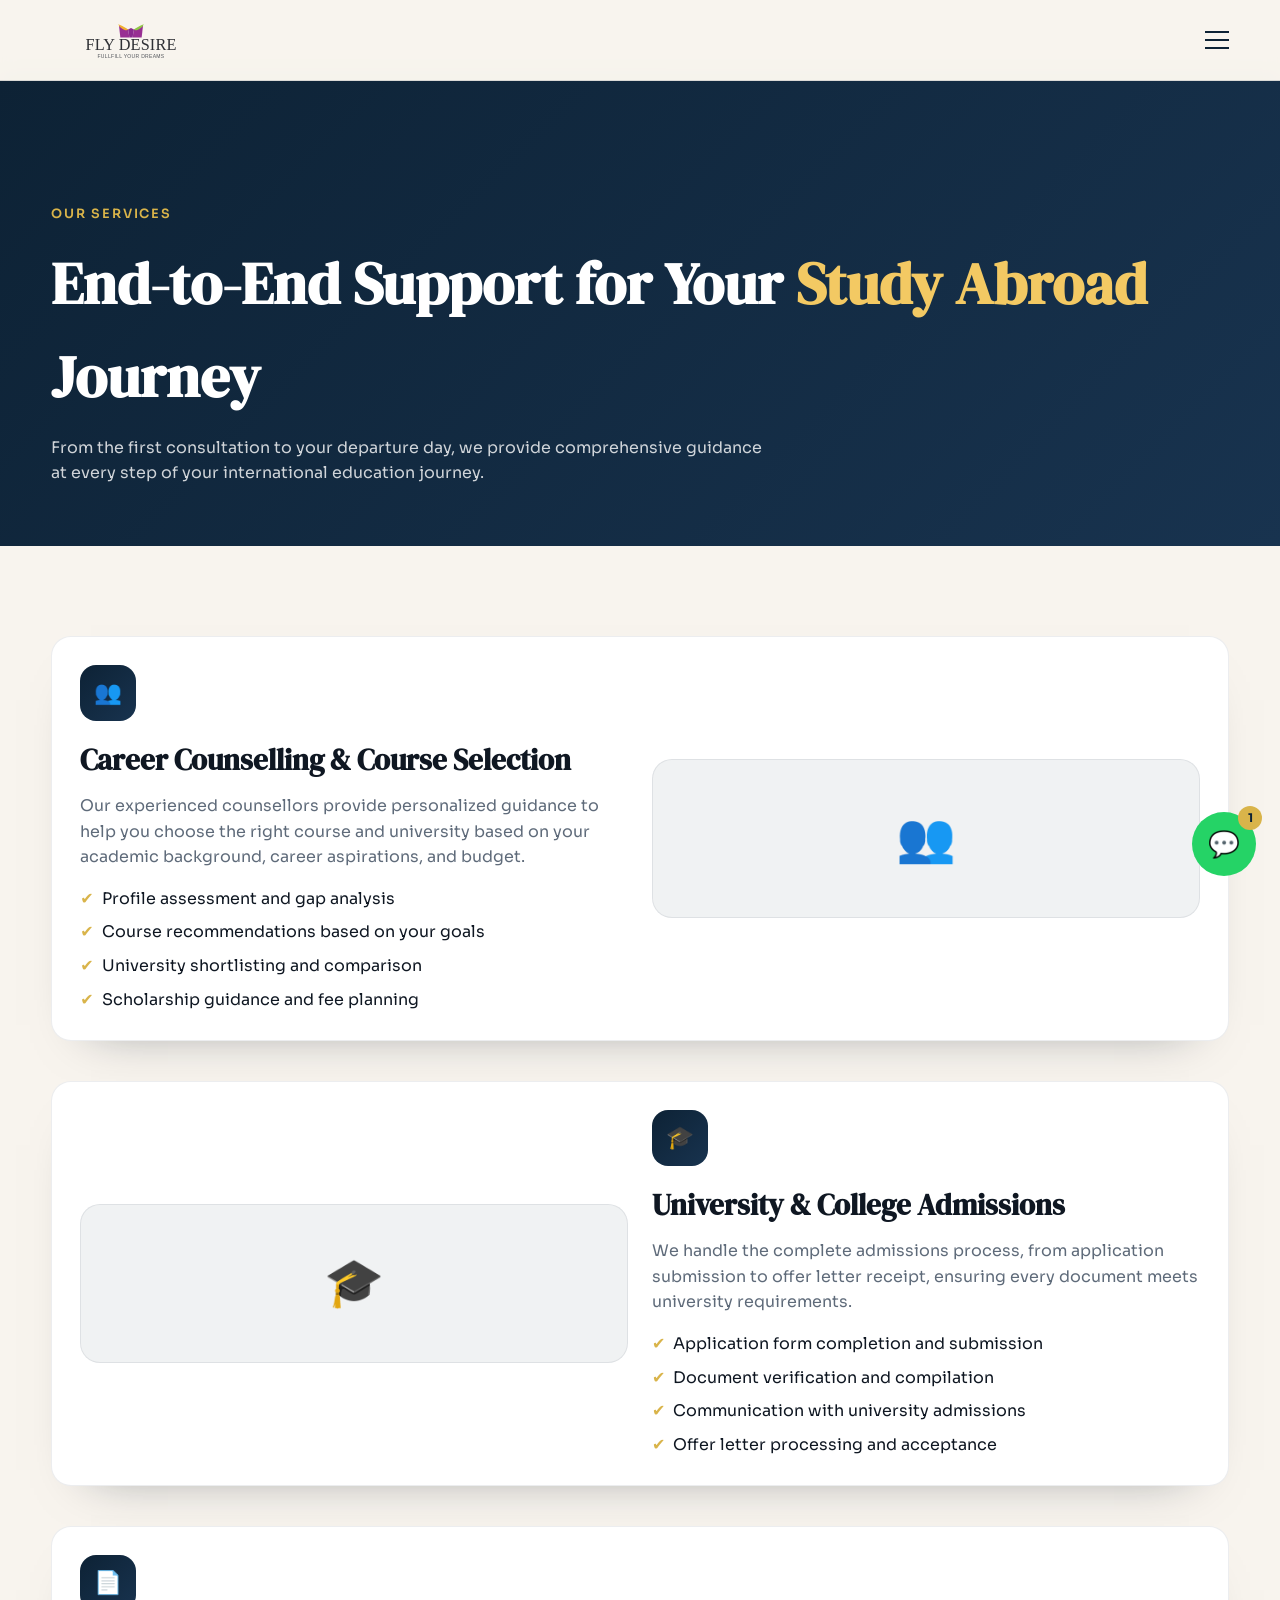
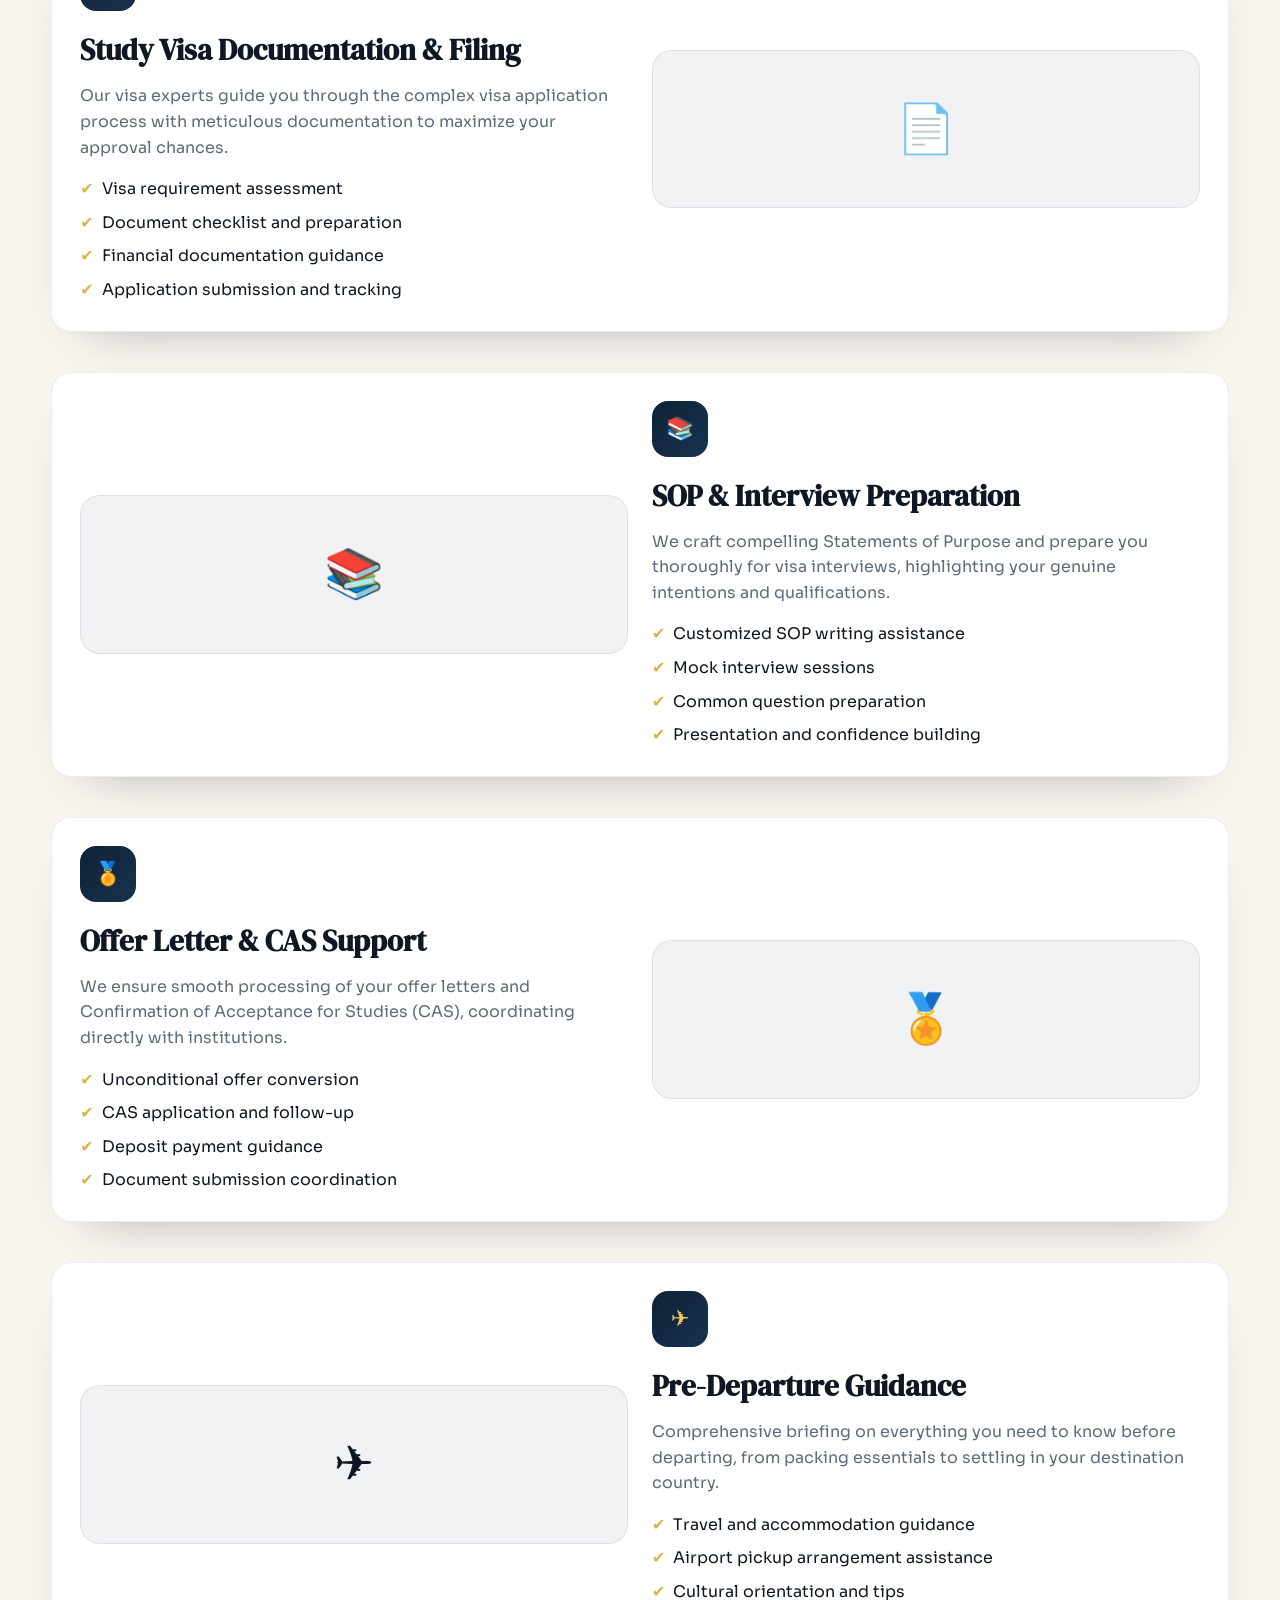
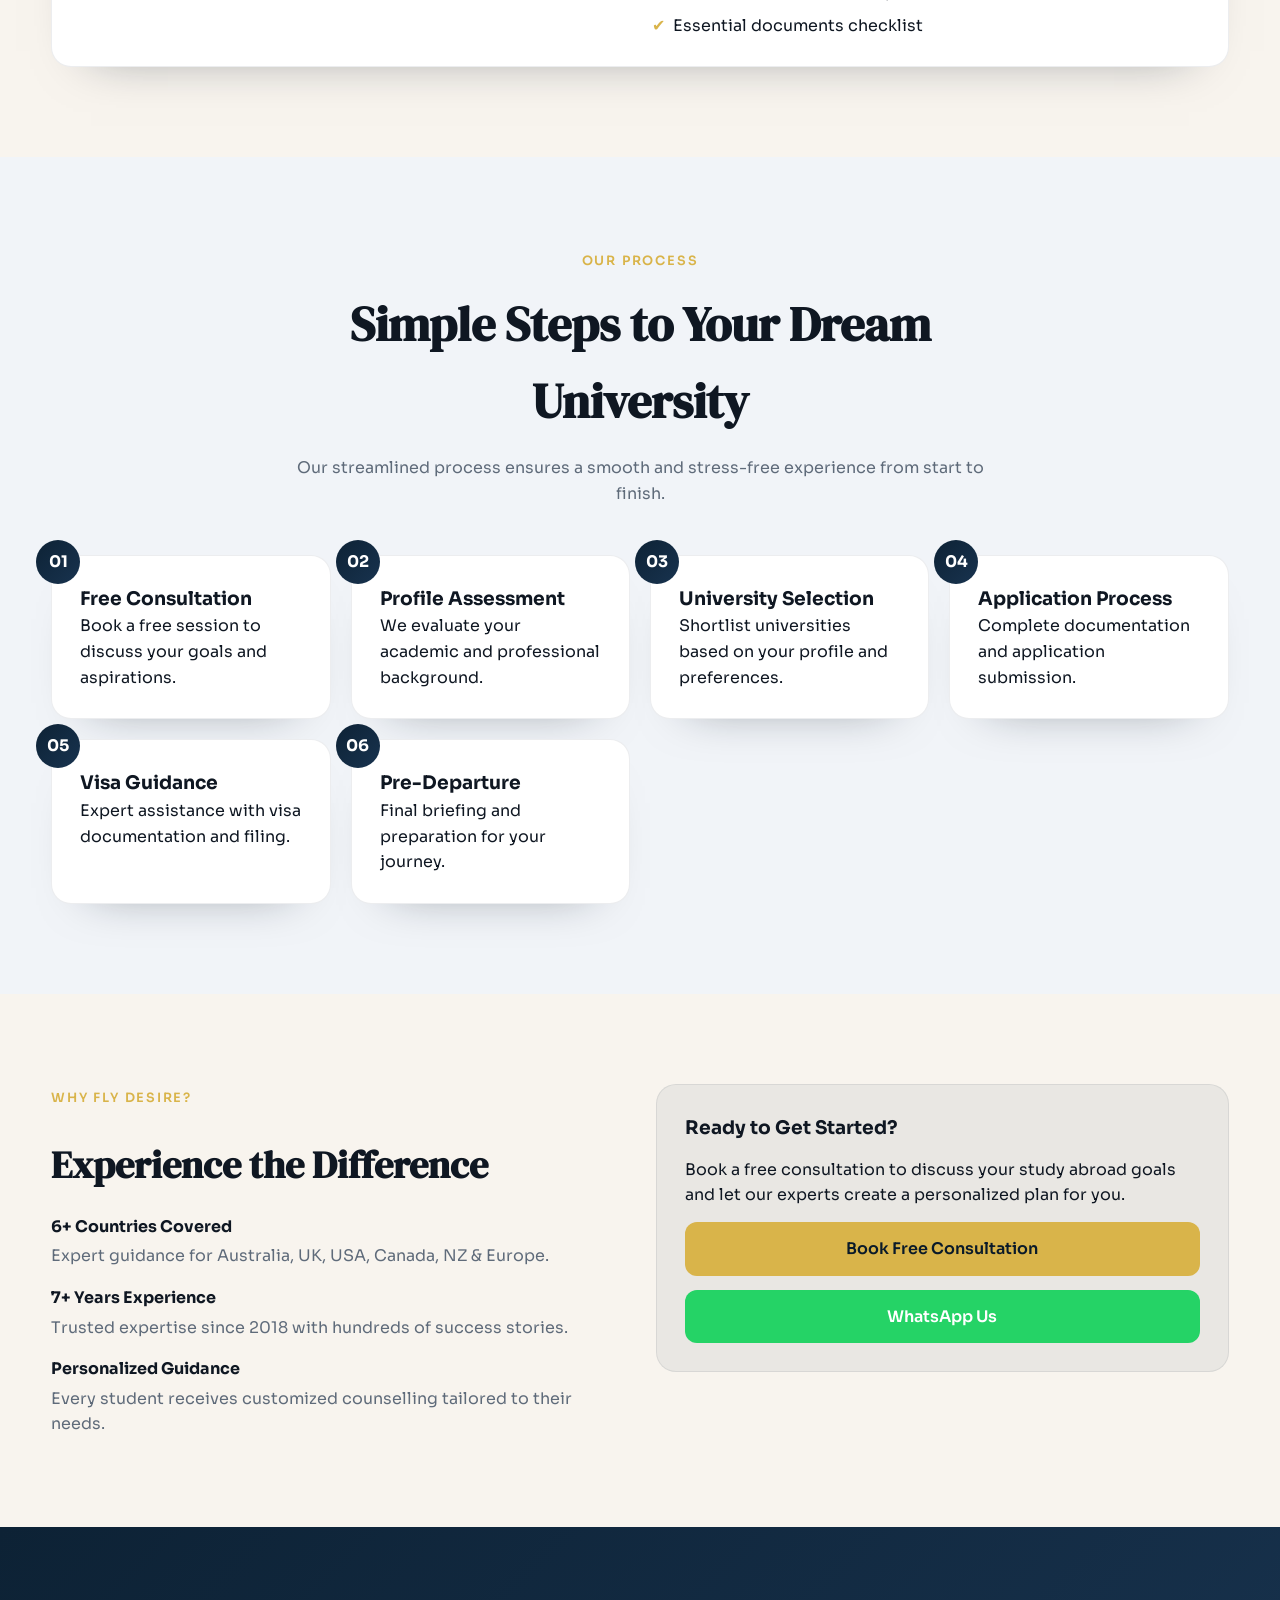
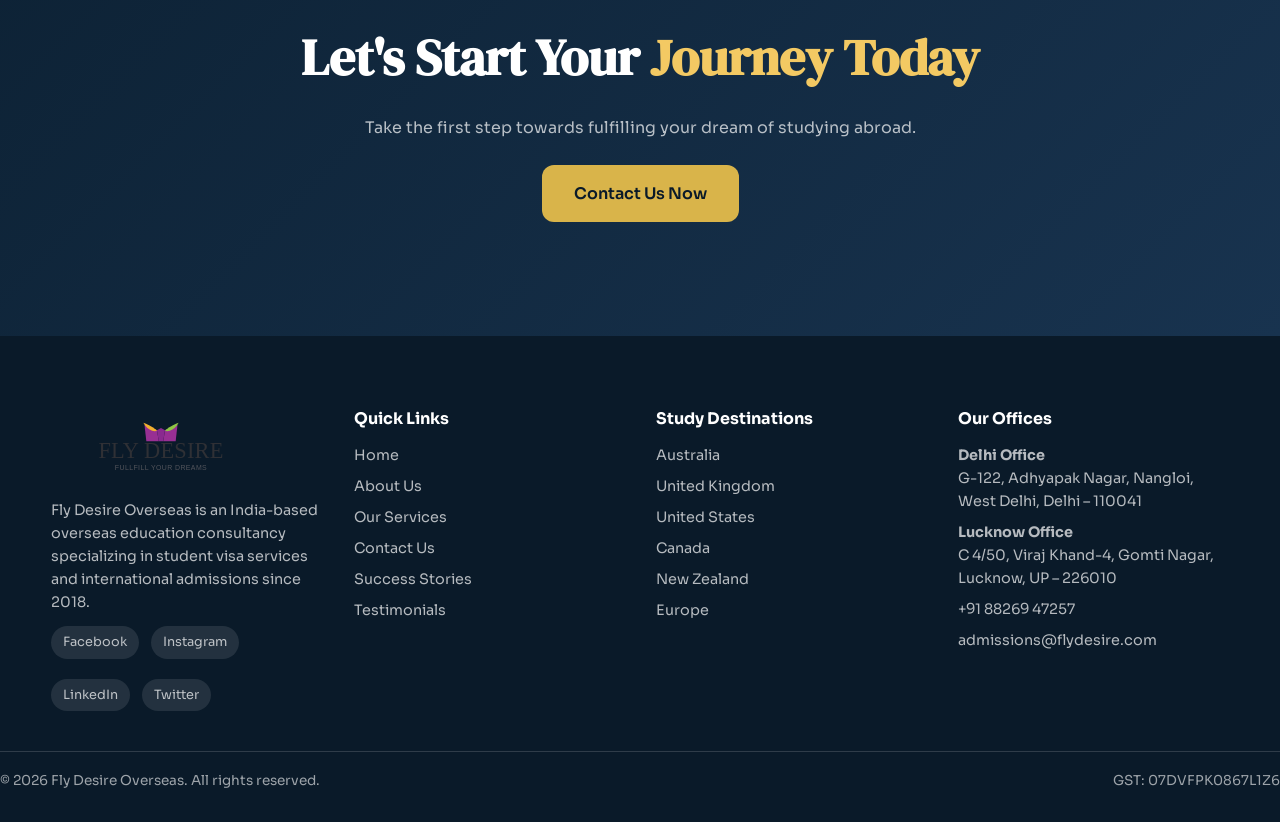
<file: services.html>
<!doctype html>
<html lang="en">
<head>
  <meta charset="UTF-8" />
  <meta name="viewport" content="width=device-width, initial-scale=1.0" />
  <title>Our Services | Fly Desire Overseas - Study Abroad Consultancy</title>
  <meta name="description" content="Comprehensive overseas education services including career counselling, university admissions, visa documentation, SOP writing, and pre-departure guidance. Expert support for studying in Australia, UK, USA, Canada." />
  <link rel="icon" type="image/svg+xml" href="/assets/fly-desire-logo-v3.svg" />
  <link rel="shortcut icon" href="/assets/fly-desire-logo-v3.svg" />
  <link rel="apple-touch-icon" href="/assets/fly-desire-logo-v3.svg" />
  <link rel="stylesheet" href="./styles.css" />
</head>
<body>
  <div class="page">
    <header class="site-header">
      <div class="container header-inner">
        <a class="brand" href="/index.html" aria-label="Fly Desire Home">
          <img class="brand-logo" src="/assets/fly-desire-logo-v3.svg" alt="Fly Desire logo" />
        </a>
        <nav class="nav" id="main-nav">
          <a class="nav-link" href="/index.html">Home</a>
          <a class="nav-link" href="/about.html">About Us</a>
          <a class="nav-link active" href="/services.html">Services</a>
          <a class="nav-link" href="/contact.html">Contact</a>
          <a class="nav-link" href="/success-stories.html">Success Stories</a>
          <a class="nav-link" href="/testimonials.html">Testimonials</a>
        </nav>
        <div class="header-actions">
          <a class="header-phone" href="tel:+918826947257">+91 88269 47257</a>
          <a class="btn btn-secondary" href="/contact.html">Free Consultation</a>
        </div>
        <button class="menu-toggle" aria-label="Toggle menu" aria-expanded="false" aria-controls="main-nav">
          <span></span>
          <span></span>
          <span></span>
        </button>
      </div>
    </header>

    <main>
      <section class="page-hero hero-gradient">
        <div class="container">
          <span class="section-tag">Our Services</span>
          <h1>End-to-End Support for Your <span>Study Abroad</span> Journey</h1>
          <p>From the first consultation to your departure day, we provide comprehensive guidance at every step of your international education journey.</p>
        </div>
      </section>

      <section class="section">
        <div class="container">
          <div class="services-stack">
            <div class="service-block">
              <div>
                <div class="service-icon">👥</div>
                <h2>Career Counselling & Course Selection</h2>
                <p>Our experienced counsellors provide personalized guidance to help you choose the right course and university based on your academic background, career aspirations, and budget.</p>
                <ul class="service-list">
                  <li>Profile assessment and gap analysis</li>
                  <li>Course recommendations based on your goals</li>
                  <li>University shortlisting and comparison</li>
                  <li>Scholarship guidance and fee planning</li>
                </ul>
              </div>
              <div class="service-illustration">👥</div>
            </div>

            <div class="service-block reverse">
              <div>
                <div class="service-icon">🎓</div>
                <h2>University & College Admissions</h2>
                <p>We handle the complete admissions process, from application submission to offer letter receipt, ensuring every document meets university requirements.</p>
                <ul class="service-list">
                  <li>Application form completion and submission</li>
                  <li>Document verification and compilation</li>
                  <li>Communication with university admissions</li>
                  <li>Offer letter processing and acceptance</li>
                </ul>
              </div>
              <div class="service-illustration">🎓</div>
            </div>

            <div class="service-block">
              <div>
                <div class="service-icon">📄</div>
                <h2>Study Visa Documentation & Filing</h2>
                <p>Our visa experts guide you through the complex visa application process with meticulous documentation to maximize your approval chances.</p>
                <ul class="service-list">
                  <li>Visa requirement assessment</li>
                  <li>Document checklist and preparation</li>
                  <li>Financial documentation guidance</li>
                  <li>Application submission and tracking</li>
                </ul>
              </div>
              <div class="service-illustration">📄</div>
            </div>

            <div class="service-block reverse">
              <div>
                <div class="service-icon">📚</div>
                <h2>SOP & Interview Preparation</h2>
                <p>We craft compelling Statements of Purpose and prepare you thoroughly for visa interviews, highlighting your genuine intentions and qualifications.</p>
                <ul class="service-list">
                  <li>Customized SOP writing assistance</li>
                  <li>Mock interview sessions</li>
                  <li>Common question preparation</li>
                  <li>Presentation and confidence building</li>
                </ul>
              </div>
              <div class="service-illustration">📚</div>
            </div>

            <div class="service-block">
              <div>
                <div class="service-icon">🏅</div>
                <h2>Offer Letter & CAS Support</h2>
                <p>We ensure smooth processing of your offer letters and Confirmation of Acceptance for Studies (CAS), coordinating directly with institutions.</p>
                <ul class="service-list">
                  <li>Unconditional offer conversion</li>
                  <li>CAS application and follow-up</li>
                  <li>Deposit payment guidance</li>
                  <li>Document submission coordination</li>
                </ul>
              </div>
              <div class="service-illustration">🏅</div>
            </div>

            <div class="service-block reverse">
              <div>
                <div class="service-icon">✈️</div>
                <h2>Pre-Departure Guidance</h2>
                <p>Comprehensive briefing on everything you need to know before departing, from packing essentials to settling in your destination country.</p>
                <ul class="service-list">
                  <li>Travel and accommodation guidance</li>
                  <li>Airport pickup arrangement assistance</li>
                  <li>Cultural orientation and tips</li>
                  <li>Essential documents checklist</li>
                </ul>
              </div>
              <div class="service-illustration">✈️</div>
            </div>
          </div>
        </div>
      </section>

      <section class="section section-muted">
        <div class="container">
          <div class="section-header">
            <span class="section-tag">Our Process</span>
            <h2>Simple Steps to Your Dream University</h2>
            <p>Our streamlined process ensures a smooth and stress-free experience from start to finish.</p>
          </div>
          <div class="process-grid">
            <div class="step-card"><span>01</span><h3>Free Consultation</h3><p>Book a free session to discuss your goals and aspirations.</p></div>
            <div class="step-card"><span>02</span><h3>Profile Assessment</h3><p>We evaluate your academic and professional background.</p></div>
            <div class="step-card"><span>03</span><h3>University Selection</h3><p>Shortlist universities based on your profile and preferences.</p></div>
            <div class="step-card"><span>04</span><h3>Application Process</h3><p>Complete documentation and application submission.</p></div>
            <div class="step-card"><span>05</span><h3>Visa Guidance</h3><p>Expert assistance with visa documentation and filing.</p></div>
            <div class="step-card"><span>06</span><h3>Pre-Departure</h3><p>Final briefing and preparation for your journey.</p></div>
          </div>
        </div>
      </section>

      <section class="section">
        <div class="container why-service-grid">
          <div>
            <span class="section-tag">Why Fly Desire?</span>
            <h2>Experience the Difference</h2>
            <div class="why-list">
              <div>
                <h4>6+ Countries Covered</h4>
                <p>Expert guidance for Australia, UK, USA, Canada, NZ & Europe.</p>
              </div>
              <div>
                <h4>7+ Years Experience</h4>
                <p>Trusted expertise since 2018 with hundreds of success stories.</p>
              </div>
              <div>
                <h4>Personalized Guidance</h4>
                <p>Every student receives customized counselling tailored to their needs.</p>
              </div>
            </div>
          </div>
          <div class="cta-card">
            <h3>Ready to Get Started?</h3>
            <p>Book a free consultation to discuss your study abroad goals and let our experts create a personalized plan for you.</p>
            <a class="btn btn-secondary" href="/contact.html">Book Free Consultation</a>
            <a class="btn btn-whatsapp" href="https://wa.me/918826947257" target="_blank" rel="noopener noreferrer">WhatsApp Us</a>
          </div>
        </div>
      </section>

      <section class="cta">
        <div class="container">
          <h2>Let's Start Your <span>Journey Today</span></h2>
          <p>Take the first step towards fulfilling your dream of studying abroad.</p>
          <div class="cta-actions">
            <a class="btn btn-secondary btn-lg" href="/contact.html">Contact Us Now</a>
          </div>
        </div>
      </section>
    </main>

    <footer class="site-footer">
      <div class="container footer-grid">
        <div>
          <div class="footer-brand">
            <img class="footer-logo" src="/assets/fly-desire-logo-v3.svg" alt="Fly Desire logo" />
          </div>
          <p>Fly Desire Overseas is an India-based overseas education consultancy specializing in student visa services and international admissions since 2018.</p>
          <div class="social-row">
            <a href="#">Facebook</a>
            <a href="#">Instagram</a>
            <a href="#">LinkedIn</a>
            <a href="#">Twitter</a>
          </div>
        </div>
        <div>
          <h4>Quick Links</h4>
          <a href="/index.html">Home</a>
          <a href="/about.html">About Us</a>
          <a href="/services.html">Our Services</a>
          <a href="/contact.html">Contact Us</a>
          <a href="/success-stories.html">Success Stories</a>
          <a href="/testimonials.html">Testimonials</a>
        </div>
        <div>
          <h4>Study Destinations</h4>
          <p>Australia</p>
          <p>United Kingdom</p>
          <p>United States</p>
          <p>Canada</p>
          <p>New Zealand</p>
          <p>Europe</p>
        </div>
        <div>
          <h4>Our Offices</h4>
          <p class="office"><strong>Delhi Office</strong><br />G-122, Adhyapak Nagar, Nangloi, West Delhi, Delhi – 110041</p>
          <p class="office"><strong>Lucknow Office</strong><br />C 4/50, Viraj Khand-4, Gomti Nagar, Lucknow, UP – 226010</p>
          <a href="tel:+918826947257">+91 88269 47257</a>
          <a href="mailto:admissions@flydesire.com">admissions@flydesire.com</a>
        </div>
      </div>
      <div class="footer-bottom">
        <p>© 2026 Fly Desire Overseas. All rights reserved.</p>
        <p>GST: 07DVFPK0867L1Z6</p>
      </div>
    </footer>

    <a class="whatsapp-fab" href="https://wa.me/918826947257?text=Hello!%20I'm%20interested%20in%20overseas%20education%20consultation." target="_blank" rel="noopener noreferrer" aria-label="Chat on WhatsApp">
      <span>💬</span>
      <span class="fab-badge">1</span>
    </a>
  </div>

  <script>
    const toggle = document.querySelector('.menu-toggle');
    const nav = document.getElementById('main-nav');
    toggle.addEventListener('click', () => {
      const expanded = toggle.getAttribute('aria-expanded') === 'true';
      toggle.setAttribute('aria-expanded', String(!expanded));
      nav.classList.toggle('nav-open');
    });
  </script>
</body>
</html>
</file>
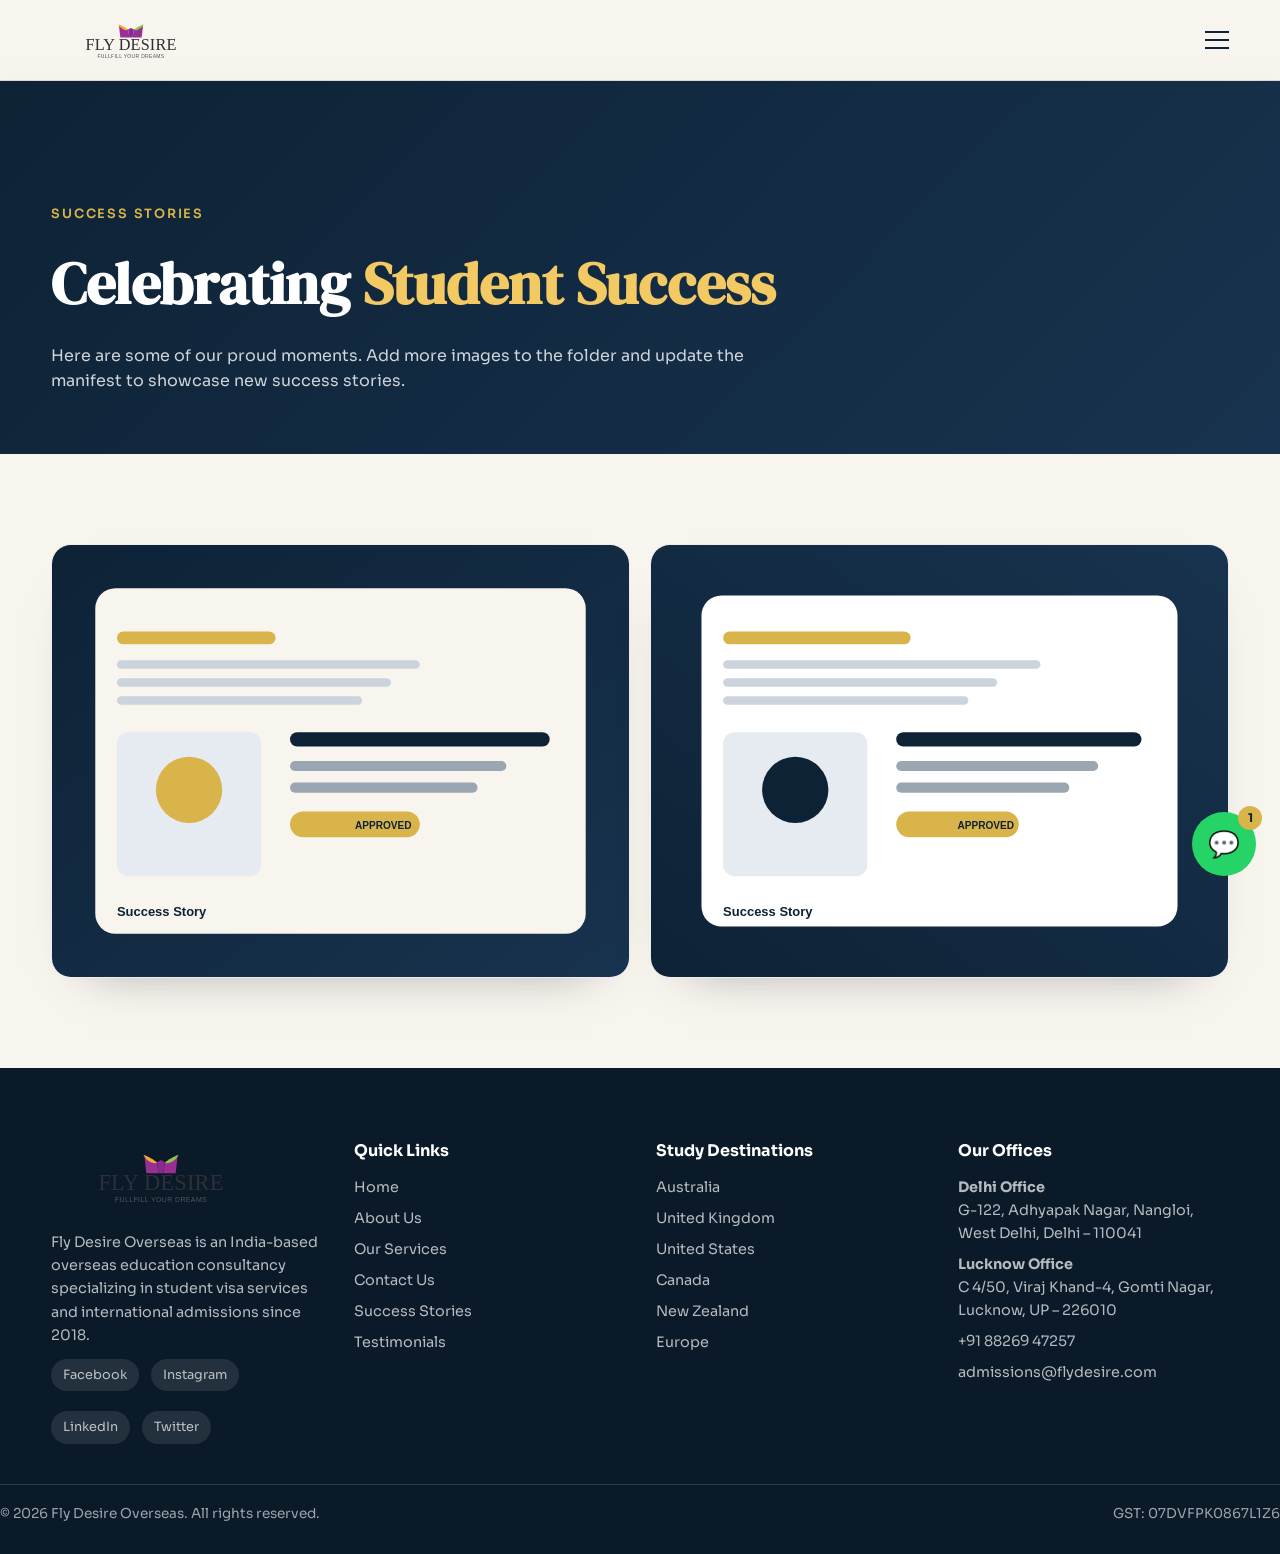
<file: success-stories.html>
<!doctype html>
<html lang="en">
<head>
  <meta charset="UTF-8" />
  <meta name="viewport" content="width=device-width, initial-scale=1.0" />
  <title>Success Stories | Fly Desire Overseas</title>
  <meta name="description" content="Explore our student success stories and visa approvals with Fly Desire Overseas." />
  <link rel="icon" type="image/svg+xml" href="/assets/fly-desire-logo-v3.svg" />
  <link rel="shortcut icon" href="/assets/fly-desire-logo-v3.svg" />
  <link rel="apple-touch-icon" href="/assets/fly-desire-logo-v3.svg" />
  <link rel="stylesheet" href="./styles.css" />
</head>
<body>
  <div class="page">
    <header class="site-header">
      <div class="container header-inner">
        <a class="brand" href="/index.html" aria-label="Fly Desire Home">
          <img class="brand-logo" src="/assets/fly-desire-logo-v3.svg" alt="Fly Desire logo" />
        </a>
        <nav class="nav" id="main-nav">
          <a class="nav-link" href="/index.html">Home</a>
          <a class="nav-link" href="/about.html">About Us</a>
          <a class="nav-link" href="/services.html">Services</a>
          <a class="nav-link" href="/contact.html">Contact</a>
          <a class="nav-link active" href="/success-stories.html">Success Stories</a>
          <a class="nav-link" href="/testimonials.html">Testimonials</a>
        </nav>
        <div class="header-actions">
          <a class="header-phone" href="tel:+918826947257">+91 88269 47257</a>
          <a class="btn btn-secondary" href="/contact.html">Free Consultation</a>
        </div>
        <button class="menu-toggle" aria-label="Toggle menu" aria-expanded="false" aria-controls="main-nav">
          <span></span>
          <span></span>
          <span></span>
        </button>
      </div>
    </header>

    <main>
      <section class="page-hero hero-gradient">
        <div class="container">
          <span class="section-tag">Success Stories</span>
          <h1>Celebrating <span>Student Success</span></h1>
          <p>Here are some of our proud moments. Add more images to the folder and update the manifest to showcase new success stories.</p>
        </div>
      </section>

      <section class="section">
        <div class="container">
          <div class="gallery" id="success-gallery">
            <p class="muted">Loading success stories...</p>
          </div>
        </div>
      </section>
    </main>

    <footer class="site-footer">
      <div class="container footer-grid">
        <div>
          <div class="footer-brand">
            <img class="footer-logo" src="/assets/fly-desire-logo-v3.svg" alt="Fly Desire logo" />
          </div>
          <p>Fly Desire Overseas is an India-based overseas education consultancy specializing in student visa services and international admissions since 2018.</p>
          <div class="social-row">
            <a href="#">Facebook</a>
            <a href="#">Instagram</a>
            <a href="#">LinkedIn</a>
            <a href="#">Twitter</a>
          </div>
        </div>
        <div>
          <h4>Quick Links</h4>
          <a href="/index.html">Home</a>
          <a href="/about.html">About Us</a>
          <a href="/services.html">Our Services</a>
          <a href="/contact.html">Contact Us</a>
          <a href="/success-stories.html">Success Stories</a>
          <a href="/testimonials.html">Testimonials</a>
        </div>
        <div>
          <h4>Study Destinations</h4>
          <p>Australia</p>
          <p>United Kingdom</p>
          <p>United States</p>
          <p>Canada</p>
          <p>New Zealand</p>
          <p>Europe</p>
        </div>
        <div>
          <h4>Our Offices</h4>
          <p class="office"><strong>Delhi Office</strong><br />G-122, Adhyapak Nagar, Nangloi, West Delhi, Delhi – 110041</p>
          <p class="office"><strong>Lucknow Office</strong><br />C 4/50, Viraj Khand-4, Gomti Nagar, Lucknow, UP – 226010</p>
          <a href="tel:+918826947257">+91 88269 47257</a>
          <a href="mailto:admissions@flydesire.com">admissions@flydesire.com</a>
        </div>
      </div>
      <div class="footer-bottom">
        <p>© 2026 Fly Desire Overseas. All rights reserved.</p>
        <p>GST: 07DVFPK0867L1Z6</p>
      </div>
    </footer>

    <a class="whatsapp-fab" href="https://wa.me/918826947257?text=Hello!%20I'm%20interested%20in%20overseas%20education%20consultation." target="_blank" rel="noopener noreferrer" aria-label="Chat on WhatsApp">
      <span>💬</span>
      <span class="fab-badge">1</span>
    </a>
  </div>

  <script>
    const toggle = document.querySelector('.menu-toggle');
    const nav = document.getElementById('main-nav');
    toggle.addEventListener('click', () => {
      const expanded = toggle.getAttribute('aria-expanded') === 'true';
      toggle.setAttribute('aria-expanded', String(!expanded));
      nav.classList.toggle('nav-open');
    });

    async function loadGallery() {
      const container = document.getElementById('success-gallery');
      try {
        const response = await fetch('./success-stories/manifest.json', { cache: 'no-store' });
        const items = await response.json();
        if (!Array.isArray(items) || items.length === 0) {
          container.innerHTML = '<p class="muted">No success stories yet. Add images to the folder and update manifest.json.</p>';
          return;
        }
        container.innerHTML = '';
        items.forEach((item) => {
          const card = document.createElement('div');
          card.className = 'gallery-card';
          const img = document.createElement('img');
          img.src = `./success-stories/${item.src}`;
          img.alt = item.alt || 'Success story';
          card.appendChild(img);
          container.appendChild(card);
        });
      } catch (err) {
        container.innerHTML = '<p class="muted">Unable to load gallery right now.</p>';
      }
    }

    loadGallery();
  </script>
</body>
</html>
</file>
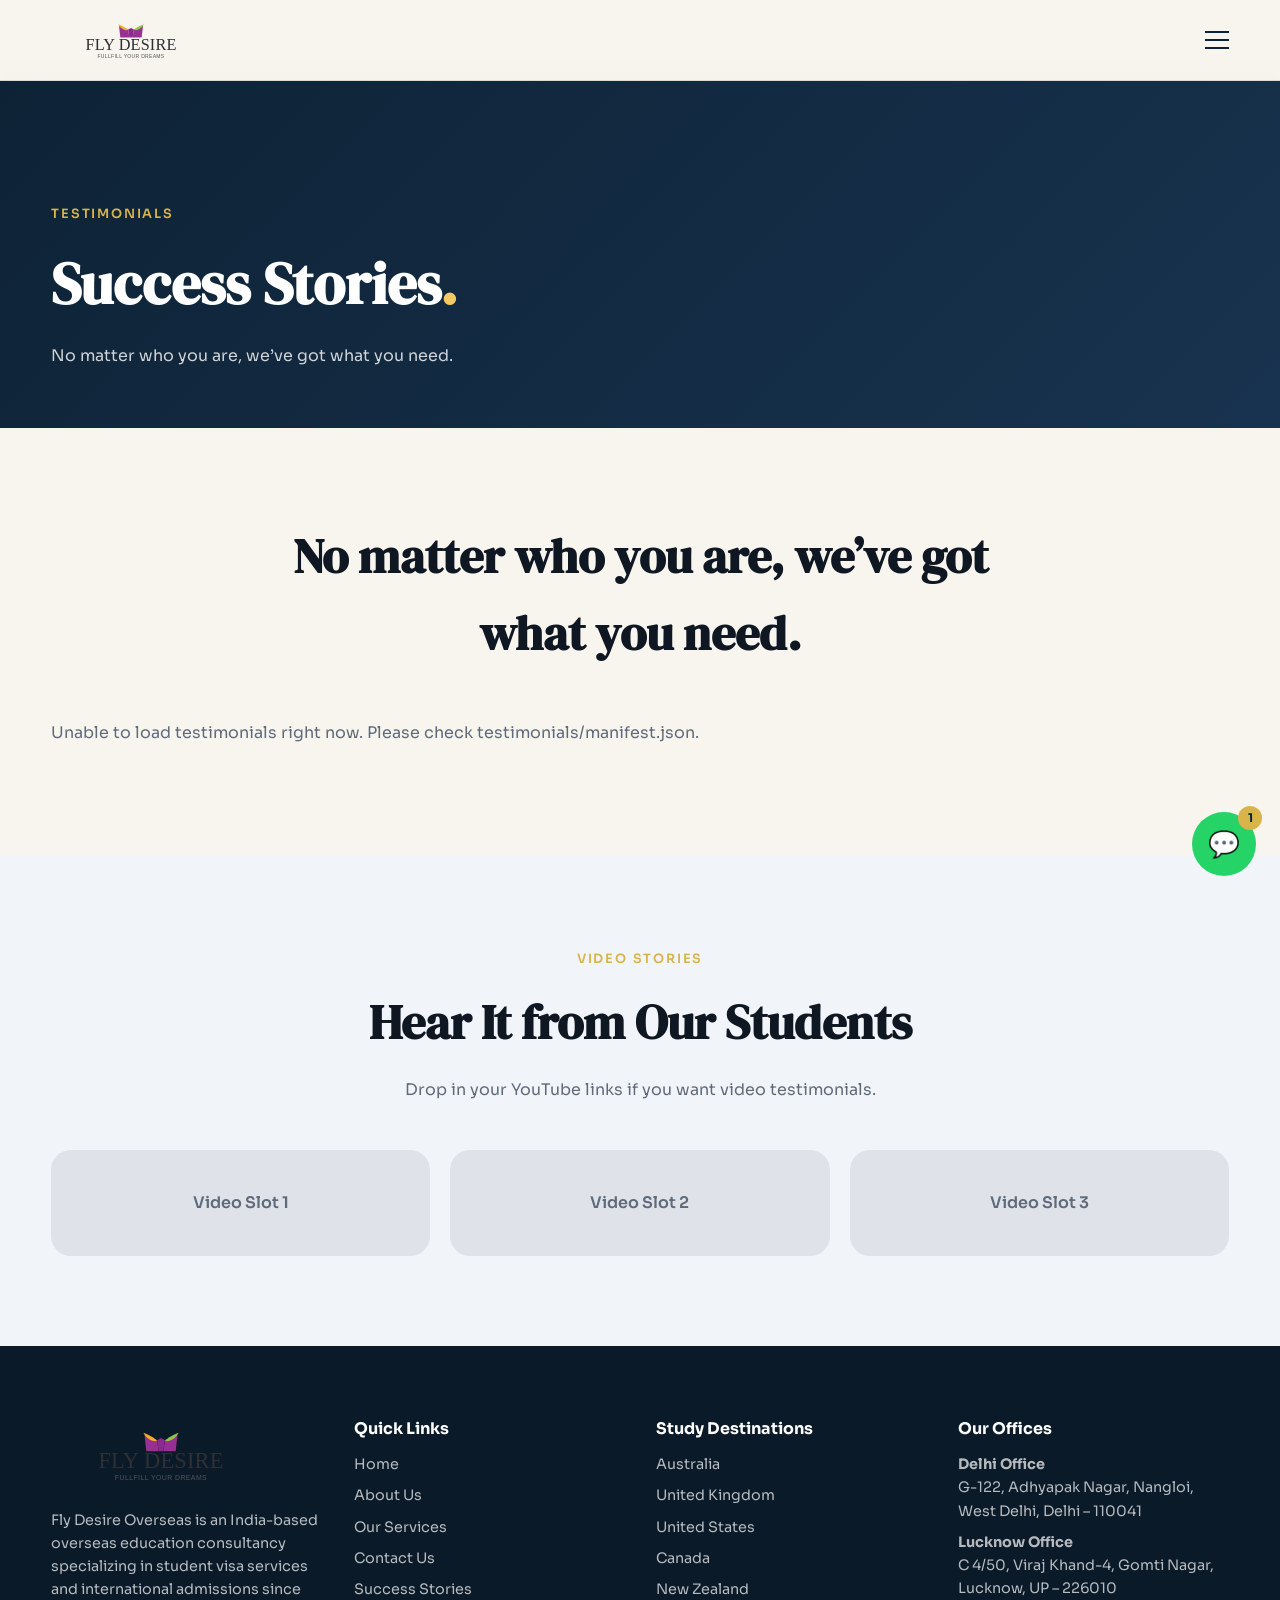
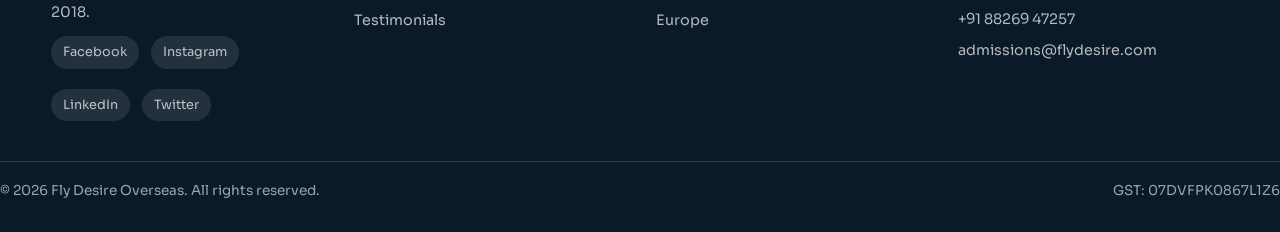
<file: testimonials.html>
<!doctype html>
<html lang="en">
<head>
  <meta charset="UTF-8" />
  <meta name="viewport" content="width=device-width, initial-scale=1.0" />
  <title>Testimonials | Fly Desire Overseas</title>
  <meta name="description" content="Student testimonials and success stories from Fly Desire Overseas." />
  <link rel="icon" type="image/svg+xml" href="/assets/fly-desire-logo-v3.svg" />
  <link rel="shortcut icon" href="/assets/fly-desire-logo-v3.svg" />
  <link rel="apple-touch-icon" href="/assets/fly-desire-logo-v3.svg" />
  <link rel="stylesheet" href="./styles.css" />
</head>
<body>
  <div class="page">
    <header class="site-header">
      <div class="container header-inner">
        <a class="brand" href="/index.html" aria-label="Fly Desire Home">
          <img class="brand-logo" src="/assets/fly-desire-logo-v3.svg" alt="Fly Desire logo" />
        </a>
        <nav class="nav" id="main-nav">
          <a class="nav-link" href="/index.html">Home</a>
          <a class="nav-link" href="/about.html">About Us</a>
          <a class="nav-link" href="/services.html">Services</a>
          <a class="nav-link" href="/contact.html">Contact</a>
          <a class="nav-link" href="/success-stories.html">Success Stories</a>
          <a class="nav-link active" href="/testimonials.html">Testimonials</a>
        </nav>
        <div class="header-actions">
          <a class="header-phone" href="tel:+918826947257">+91 88269 47257</a>
          <a class="btn btn-secondary" href="/contact.html">Free Consultation</a>
        </div>
        <button class="menu-toggle" aria-label="Toggle menu" aria-expanded="false" aria-controls="main-nav">
          <span></span>
          <span></span>
          <span></span>
        </button>
      </div>
    </header>

    <main>
      <section class="page-hero hero-gradient">
        <div class="container">
          <span class="section-tag">Testimonials</span>
          <h1>Success Stories<span>.</span></h1>
          <p>No matter who you are, we’ve got what you need.</p>
        </div>
      </section>

      <section class="section">
        <div class="container">
          <div class="section-header">
            <h2>No matter who you are, we’ve got what you need.</h2>
          </div>
          <div class="testimonial-grid" id="testimonial-grid">
            <p class="muted">Loading testimonials...</p>
          </div>
        </div>
      </section>

      <section class="section section-muted">
        <div class="container">
          <div class="section-header">
            <span class="section-tag">Video Stories</span>
            <h2>Hear It from Our Students</h2>
            <p>Drop in your YouTube links if you want video testimonials.</p>
          </div>
          <div class="video-grid">
            <div class="video-card">Video Slot 1</div>
            <div class="video-card">Video Slot 2</div>
            <div class="video-card">Video Slot 3</div>
          </div>
        </div>
      </section>
    </main>

    <footer class="site-footer">
      <div class="container footer-grid">
        <div>
          <div class="footer-brand">
            <img class="footer-logo" src="/assets/fly-desire-logo-v3.svg" alt="Fly Desire logo" />
          </div>
          <p>Fly Desire Overseas is an India-based overseas education consultancy specializing in student visa services and international admissions since 2018.</p>
          <div class="social-row">
            <a href="#">Facebook</a>
            <a href="#">Instagram</a>
            <a href="#">LinkedIn</a>
            <a href="#">Twitter</a>
          </div>
        </div>
        <div>
          <h4>Quick Links</h4>
          <a href="/index.html">Home</a>
          <a href="/about.html">About Us</a>
          <a href="/services.html">Our Services</a>
          <a href="/contact.html">Contact Us</a>
          <a href="/success-stories.html">Success Stories</a>
          <a href="/testimonials.html">Testimonials</a>
        </div>
        <div>
          <h4>Study Destinations</h4>
          <p>Australia</p>
          <p>United Kingdom</p>
          <p>United States</p>
          <p>Canada</p>
          <p>New Zealand</p>
          <p>Europe</p>
        </div>
        <div>
          <h4>Our Offices</h4>
          <p class="office"><strong>Delhi Office</strong><br />G-122, Adhyapak Nagar, Nangloi, West Delhi, Delhi – 110041</p>
          <p class="office"><strong>Lucknow Office</strong><br />C 4/50, Viraj Khand-4, Gomti Nagar, Lucknow, UP – 226010</p>
          <a href="tel:+918826947257">+91 88269 47257</a>
          <a href="mailto:admissions@flydesire.com">admissions@flydesire.com</a>
        </div>
      </div>
      <div class="footer-bottom">
        <p>© 2026 Fly Desire Overseas. All rights reserved.</p>
        <p>GST: 07DVFPK0867L1Z6</p>
      </div>
    </footer>

    <a class="whatsapp-fab" href="https://wa.me/918826947257?text=Hello!%20I'm%20interested%20in%20overseas%20education%20consultation." target="_blank" rel="noopener noreferrer" aria-label="Chat on WhatsApp">
      <span>💬</span>
      <span class="fab-badge">1</span>
    </a>
  </div>

  <script id="testimonial-data" type="application/json">
[
  {
    "name": "Student 1",
    "program": "Bachelor Student",
    "university": "University of Essex",
    "quote": "I am incredibly satisfied with the experience. The team assisted me not only with obtaining my visa but also provided comprehensive support throughout my entire study application process.",
    "image": "gagandeep.svg"
  },
  {
    "name": "Student 2",
    "program": "Masters Student",
    "university": "University of Westminster",
    "quote": "I had an amazing experience. Thanks for helping me with admission, interview tips, and visa guidance.",
    "image": "deepak.svg"
  },
  {
    "name": "Student 3",
    "program": "MBA Student",
    "university": "Brunel University",
    "quote": "My visa process to the UK was effortless with their support. The interview preparation was excellent.",
    "image": "bittu.svg"
  }
]
  </script>

  <script>
    const toggle = document.querySelector('.menu-toggle');
    const nav = document.getElementById('main-nav');
    toggle.addEventListener('click', () => {
      const expanded = toggle.getAttribute('aria-expanded') === 'true';
      toggle.setAttribute('aria-expanded', String(!expanded));
      nav.classList.toggle('nav-open');
    });

    async function loadTestimonials() {
      const container = document.getElementById('testimonial-grid');
      const manifestUrl = new URL('testimonials/manifest.json', window.location.href).toString();
      const manifestUrls = [manifestUrl, './testimonials/manifest.json'];
      try {
        let response = null;
        for (const url of manifestUrls) {
          response = await fetch(url, { cache: 'no-store' });
          if (response.ok) break;
        }
        let items = null;
        if (response && response.ok) {
          items = await response.json();
        } else {
          const fallback = document.getElementById('testimonial-data');
          items = fallback ? JSON.parse(fallback.textContent) : null;
        }
        if (!Array.isArray(items) || items.length === 0) {
          container.innerHTML = '<p class="muted">No testimonials yet. Update testimonials/manifest.json.</p>';
          return;
        }
        container.innerHTML = '';
        items.forEach((item) => {
          const card = document.createElement('div');
          card.className = 'testimonial-card';

          const img = document.createElement('img');
          img.src = `./testimonials/${item.image}`;
          img.alt = item.name || 'Student';

          const program = document.createElement('span');
          program.className = 'testimonial-tag';
          program.textContent = item.program || 'Student';

          const quote = document.createElement('p');
          quote.textContent = item.quote || '';card.appendChild(uni);
          container.appendChild(card);
        });
      } catch (err) {
        container.innerHTML = '<p class="muted">Unable to load testimonials right now. Please check testimonials/manifest.json.</p>';
      }
    }

    loadTestimonials();
  </script>
</body>
</html>
</file>
<file: styles.css>
@import url('https://fonts.googleapis.com/css2?family=DM+Serif+Display&family=Sora:wght@300;400;500;600;700&display=swap');

:root {
  --navy: #0d2235;
  --navy-dark: #0a1a29;
  --navy-light: #18334f;
  --gold: #d9b44a;
  --gold-bright: #f3c963;
  --cream: #f8f4ee;
  --muted: #eef1f5;
  --text: #0f1722;
  --text-muted: #5f6b7a;
  --white: #ffffff;
  --shadow: 0 24px 50px -40px rgba(12, 24, 38, 0.5);
  --radius-lg: 20px;
  --radius-md: 14px;
  --radius-sm: 10px;
}

* {
  box-sizing: border-box;
  margin: 0;
  padding: 0;
}

body {
  font-family: 'Sora', system-ui, sans-serif;
  color: var(--text);
  background: var(--cream);
  line-height: 1.6;
}

a {
  color: inherit;
  text-decoration: none;
}

img {
  max-width: 100%;
}

.page {
  min-height: 100vh;
}

.container {
  width: min(1200px, 92vw);
  margin: 0 auto;
}

.site-header {
  position: fixed;
  top: 0;
  left: 0;
  right: 0;
  z-index: 100;
  background: rgba(248, 244, 238, 0.9);
  backdrop-filter: blur(10px);
  border-bottom: 1px solid rgba(13, 34, 53, 0.08);
}

.header-inner {
  display: flex;
  align-items: center;
  justify-content: space-between;
  height: 80px;
  gap: 20px;
}

.brand {
  display: flex;
  align-items: center;
}

.brand-logo {
  display: block;
  width: 160px;
  height: auto;
}

.brand-badge {
  width: 48px;
  height: 48px;
  border-radius: 14px;
  display: grid;
  place-items: center;
  font-weight: 700;
  background: linear-gradient(135deg, var(--navy), var(--navy-light));
  color: var(--gold-bright);
  box-shadow: var(--shadow);
}

.brand-text {
  display: flex;
  flex-direction: column;
}

.brand-name {
  font-family: 'DM Serif Display', serif;
  font-size: 1.25rem;
}

.brand-tagline {
  font-size: 0.75rem;
  color: var(--text-muted);
  font-style: italic;
}

.nav {
  display: flex;
  gap: 28px;
  align-items: center;
}

.nav-link {
  font-weight: 500;
  position: relative;
  padding-bottom: 6px;
  color: var(--text);
}

.nav-link.active {
  color: var(--gold);
}

.nav-link.active::after {
  content: '';
  position: absolute;
  left: 0;
  right: 0;
  height: 2px;
  bottom: 0;
  background: var(--gold);
  border-radius: 999px;
}

.header-actions {
  display: flex;
  align-items: center;
  gap: 16px;
}

.header-phone {
  color: var(--navy);
  font-weight: 600;
}

.menu-toggle {
  display: none;
  flex-direction: column;
  gap: 6px;
  background: none;
  border: none;
  cursor: pointer;
}

.menu-toggle span {
  width: 24px;
  height: 2px;
  background: var(--navy);
}

main {
  padding-top: 80px;
}

.hero {
  position: relative;
  min-height: 90vh;
  display: flex;
  align-items: center;
  color: var(--white);
  overflow: hidden;
}

.hero-bg {
  position: absolute;
  inset: 0;
  background: radial-gradient(circle at top, rgba(217, 180, 74, 0.1), transparent 50%),
    linear-gradient(120deg, rgba(13, 34, 53, 0.9), rgba(13, 34, 53, 0.7)),
    url('https://images.unsplash.com/photo-1503676260728-1c00da094a0b?auto=format&fit=crop&w=1600&q=80') center/cover;
}

.hero-overlay {
  position: absolute;
  inset: 0;
  background: linear-gradient(180deg, rgba(6, 16, 28, 0.6), rgba(6, 16, 28, 0.85));
}

.hero-orb {
  position: absolute;
  border-radius: 50%;
  filter: blur(40px);
  opacity: 0.7;
}

.hero-orb-left {
  width: 260px;
  height: 260px;
  background: rgba(217, 180, 74, 0.4);
  top: 20%;
  left: 8%;
}

.hero-orb-right {
  width: 360px;
  height: 360px;
  background: rgba(217, 180, 74, 0.2);
  bottom: 10%;
  right: 6%;
}

.hero-content {
  position: relative;
  z-index: 2;
}

.pill {
  display: inline-flex;
  align-items: center;
  gap: 8px;
  padding: 10px 18px;
  border-radius: 999px;
  background: rgba(255, 255, 255, 0.1);
  border: 1px solid rgba(255, 255, 255, 0.2);
  font-size: 0.95rem;
  margin-bottom: 24px;
}

.hero-title {
  font-family: 'DM Serif Display', serif;
  font-size: clamp(2.8rem, 6vw, 4.6rem);
  line-height: 1.05;
  margin-bottom: 20px;
}

.hero-title span {
  color: var(--gold-bright);
}

.hero-subtitle {
  font-size: clamp(1.05rem, 2vw, 1.5rem);
  color: rgba(255, 255, 255, 0.75);
  max-width: 640px;
  margin-bottom: 32px;
}

.hero-cta {
  display: flex;
  flex-wrap: wrap;
  gap: 16px;
  margin-bottom: 48px;
}

.hero-stats {
  display: grid;
  grid-template-columns: repeat(3, minmax(0, 1fr));
  gap: 24px;
  max-width: 560px;
}

.stat {
  text-align: center;
}

.stat-value {
  font-size: 2rem;
  font-weight: 700;
}

.stat-label {
  color: rgba(255, 255, 255, 0.7);
  font-size: 0.85rem;
}

.section {
  padding: 90px 0;
  background: var(--cream);
}

.section-muted {
  background: #f1f4f8;
}

.section-header {
  text-align: center;
  max-width: 720px;
  margin: 0 auto 48px;
}

.section-header h2 {
  font-family: 'DM Serif Display', serif;
  font-size: clamp(2.2rem, 4vw, 3rem);
  margin-bottom: 16px;
}

.section-header p {
  color: var(--text-muted);
}

.section-tag {
  display: inline-block;
  font-size: 0.8rem;
  text-transform: uppercase;
  letter-spacing: 0.14em;
  color: var(--gold);
  font-weight: 600;
  margin-bottom: 14px;
}

.card-grid {
  display: grid;
  grid-template-columns: repeat(auto-fit, minmax(240px, 1fr));
  gap: 24px;
}

.services-stack {
  display: grid;
  gap: 40px;
}

.service-block {
  display: grid;
  grid-template-columns: repeat(auto-fit, minmax(260px, 1fr));
  gap: 24px;
  align-items: center;
  background: var(--white);
  border-radius: var(--radius-lg);
  padding: 28px;
  border: 1px solid rgba(13, 34, 53, 0.08);
  box-shadow: var(--shadow);
}

.service-block.reverse {
  direction: rtl;
}

.service-block.reverse > * {
  direction: ltr;
}

.service-icon {
  width: 56px;
  height: 56px;
  border-radius: 16px;
  background: linear-gradient(135deg, var(--navy), var(--navy-light));
  color: var(--gold-bright);
  display: grid;
  place-items: center;
  margin-bottom: 16px;
  font-size: 1.4rem;
}

.service-block h2 {
  font-family: 'DM Serif Display', serif;
  font-size: 1.8rem;
  margin-bottom: 10px;
}

.service-block p {
  color: var(--text-muted);
  margin-bottom: 16px;
}

.service-list {
  list-style: none;
  display: grid;
  gap: 8px;
}

.service-list li::before {
  content: '✔';
  color: var(--gold);
  margin-right: 8px;
}

.service-illustration {
  background: rgba(13, 34, 53, 0.06);
  border-radius: var(--radius-lg);
  padding: 40px;
  font-size: 3rem;
  text-align: center;
  border: 1px solid rgba(13, 34, 53, 0.08);
}

.process-grid {
  display: grid;
  grid-template-columns: repeat(auto-fit, minmax(220px, 1fr));
  gap: 20px;
}

.step-card {
  position: relative;
  background: var(--white);
  border-radius: var(--radius-lg);
  padding: 28px;
  border: 1px solid rgba(13, 34, 53, 0.08);
  box-shadow: var(--shadow);
}

.step-card span {
  position: absolute;
  top: -16px;
  left: -16px;
  width: 44px;
  height: 44px;
  border-radius: 50%;
  background: linear-gradient(135deg, var(--navy), var(--navy-light));
  color: var(--white);
  display: grid;
  place-items: center;
  font-weight: 700;
}

.why-service-grid {
  display: grid;
  grid-template-columns: repeat(auto-fit, minmax(280px, 1fr));
  gap: 32px;
  align-items: start;
}

.why-service-grid h2 {
  font-family: 'DM Serif Display', serif;
  font-size: 2.4rem;
  margin: 12px 0 18px;
}

.why-list {
  display: grid;
  gap: 16px;
}

.why-list h4 {
  margin-bottom: 4px;
}

.why-list p {
  color: var(--text-muted);
}

.cta-card {
  background: rgba(13, 34, 53, 0.06);
  border-radius: var(--radius-lg);
  padding: 28px;
  border: 1px solid rgba(13, 34, 53, 0.08);
  display: grid;
  gap: 14px;
}

.cta-card .btn {
  width: 100%;
}

.card {
  background: var(--white);
  border-radius: var(--radius-lg);
  padding: 28px;
  box-shadow: var(--shadow);
  border: 1px solid rgba(13, 34, 53, 0.08);
  transition: transform 0.3s ease, box-shadow 0.3s ease;
}

.card:hover {
  transform: translateY(-6px);
  box-shadow: 0 30px 60px -40px rgba(12, 24, 38, 0.7);
}

.card-icon {
  width: 56px;
  height: 56px;
  border-radius: 16px;
  display: grid;
  place-items: center;
  background: linear-gradient(135deg, var(--navy), var(--navy-light));
  color: var(--gold-bright);
  margin-bottom: 18px;
  font-size: 1.5rem;
}

.card h3 {
  margin-bottom: 10px;
}

.card p {
  color: var(--text-muted);
  font-size: 0.95rem;
}

.section-cta {
  text-align: center;
  margin-top: 40px;
}

.destination-grid {
  display: grid;
  grid-template-columns: repeat(auto-fit, minmax(260px, 1fr));
  gap: 24px;
}

.destination {
  background: var(--white);
  border-radius: var(--radius-lg);
  padding: 24px;
  box-shadow: var(--shadow);
  border: 1px solid rgba(13, 34, 53, 0.08);
  transition: transform 0.3s ease, box-shadow 0.3s ease;
}

.destination:hover {
  transform: translateY(-6px);
}

.destination-flag {
  font-size: 2.6rem;
  background: linear-gradient(135deg, var(--navy), var(--navy-light));
  color: var(--white);
  border-radius: var(--radius-md);
  height: 80px;
  display: grid;
  place-items: center;
  margin-bottom: 18px;
}

.destination p {
  color: var(--text-muted);
  margin-bottom: 12px;
}

.chip-row {
  display: flex;
  flex-wrap: wrap;
  gap: 8px;
}

.chip-row span {
  font-size: 0.75rem;
  padding: 6px 12px;
  border-radius: 999px;
  background: rgba(217, 180, 74, 0.15);
  color: var(--gold);
  font-weight: 600;
}

.why-grid {
  display: grid;
  grid-template-columns: repeat(auto-fit, minmax(280px, 1fr));
  gap: 32px;
  align-items: start;
}

.why-grid h2 {
  font-family: 'DM Serif Display', serif;
  font-size: clamp(2rem, 4vw, 3rem);
  margin: 16px 0;
}

.why-grid p {
  color: var(--text-muted);
  margin-bottom: 20px;
}

.mission {
  background: #f5f0e6;
  border-radius: var(--radius-lg);
  padding: 24px;
  border: 1px solid rgba(13, 34, 53, 0.08);
}

.mission span {
  display: block;
  margin-top: 12px;
  color: var(--gold);
  font-weight: 600;
}

.why-cards {
  display: grid;
  grid-template-columns: repeat(auto-fit, minmax(220px, 1fr));
  gap: 16px;
}

.why-cards article {
  background: var(--white);
  padding: 20px;
  border-radius: var(--radius-md);
  border: 1px solid rgba(13, 34, 53, 0.08);
}

.why-cards h3 {
  margin-bottom: 8px;
}

.why-cards p {
  color: var(--text-muted);
  font-size: 0.9rem;
}

.cta {
  background: linear-gradient(135deg, var(--navy), var(--navy-light));
  color: var(--white);
  text-align: center;
  padding: 90px 0;
  position: relative;
  overflow: hidden;
}

.cta h2 {
  font-family: 'DM Serif Display', serif;
  font-size: clamp(2.4rem, 4vw, 3.4rem);
  margin-bottom: 16px;
}

.cta h2 span {
  color: var(--gold-bright);
}

.cta p {
  max-width: 720px;
  margin: 0 auto 24px;
  color: rgba(255, 255, 255, 0.7);
}

.cta-actions {
  display: flex;
  justify-content: center;
  gap: 16px;
  flex-wrap: wrap;
  margin-bottom: 24px;
}

.cta-links {
  display: flex;
  justify-content: center;
  gap: 24px;
  flex-wrap: wrap;
  color: rgba(255, 255, 255, 0.8);
}

.site-footer {
  background: var(--navy-dark);
  color: var(--white);
  padding: 70px 0 30px;
}

.footer-grid {
  display: grid;
  grid-template-columns: repeat(auto-fit, minmax(220px, 1fr));
  gap: 32px;
  margin-bottom: 32px;
}

.footer-brand {
  display: flex;
  align-items: flex-start;
  margin-bottom: 16px;
}

.footer-logo {
  display: block;
  width: 220px;
  max-width: 100%;
  height: auto;
}

.footer-grid h4 {
  margin-bottom: 12px;
}

.footer-grid a,
.footer-grid p {
  color: rgba(255, 255, 255, 0.7);
  display: block;
  margin-bottom: 8px;
  font-size: 0.9rem;
}

.social-row {
  display: flex;
  flex-wrap: wrap;
  gap: 12px;
  margin-top: 12px;
}

.social-row a {
  padding: 6px 12px;
  border-radius: 999px;
  background: rgba(255, 255, 255, 0.1);
  font-size: 0.8rem;
}

.footer-bottom {
  border-top: 1px solid rgba(255, 255, 255, 0.15);
  padding-top: 18px;
  display: flex;
  justify-content: space-between;
  flex-wrap: wrap;
  gap: 12px;
  color: rgba(255, 255, 255, 0.6);
  font-size: 0.85rem;
}

.btn {
  display: inline-flex;
  align-items: center;
  justify-content: center;
  padding: 12px 24px;
  border-radius: 12px;
  font-weight: 600;
  border: 2px solid transparent;
  transition: all 0.3s ease;
}

.btn-lg {
  padding: 14px 30px;
  font-size: 1rem;
}

.btn-primary {
  background: var(--navy);
  color: var(--white);
  box-shadow: var(--shadow);
}

.btn-secondary {
  background: var(--gold);
  color: var(--navy-dark);
  box-shadow: 0 18px 40px -30px rgba(217, 180, 74, 0.7);
}

.btn-ghost {
  background: rgba(255, 255, 255, 0.12);
  color: var(--white);
  border-color: rgba(255, 255, 255, 0.2);
}

.btn-whatsapp {
  background: #25d366;
  color: var(--white);
}

.btn:hover {
  transform: translateY(-2px);
}

.whatsapp-fab {
  position: fixed;
  right: 24px;
  bottom: 24px;
  width: 64px;
  height: 64px;
  background: #25d366;
  border-radius: 50%;
  display: grid;
  place-items: center;
  color: var(--white);
  font-size: 1.6rem;
  box-shadow: var(--shadow);
  animation: float 4s ease-in-out infinite;
}

.fab-badge {
  position: absolute;
  top: -6px;
  right: -6px;
  width: 24px;
  height: 24px;
  border-radius: 50%;
  background: var(--gold);
  color: var(--navy);
  display: grid;
  place-items: center;
  font-size: 0.75rem;
  font-weight: 700;
}

.fade-in-up {
  opacity: 0;
  transform: translateY(18px);
  animation: fadeUp 0.9s ease forwards;
}

.fade-in-up.delay-1 { animation-delay: 0.2s; }
.fade-in-up.delay-2 { animation-delay: 0.4s; }
.fade-in-up.delay-3 { animation-delay: 0.6s; }
.fade-in-up.delay-4 { animation-delay: 0.8s; }

@keyframes fadeUp {
  to {
    opacity: 1;
    transform: translateY(0);
  }
}

@keyframes float {
  0%, 100% { transform: translateY(0); }
  50% { transform: translateY(-10px); }
}

@media (max-width: 1320px) {
  .nav {
    position: fixed;
    top: 80px;
    right: 0;
    background: var(--cream);
    flex-direction: column;
    padding: 20px;
    gap: 16px;
    width: 220px;
    max-height: calc(100vh - 96px);
    overflow-y: auto;
    transform: translateX(110%);
    transition: transform 0.3s ease;
    box-shadow: var(--shadow);
    border-radius: 0 0 0 16px;
  }

  .nav.nav-open {
    transform: translateX(0);
  }

  .header-actions {
    display: none;
  }

  .menu-toggle {
    display: flex;
  }
}

@media (max-width: 720px) {
  .brand-logo {
    width: 132px;
  }

  .footer-logo {
    width: 180px;
  }

  .hero-stats {
    grid-template-columns: 1fr;
    text-align: left;
  }

  .stat {
    text-align: left;
  }

  .footer-bottom {
    flex-direction: column;
    align-items: flex-start;
  }
}

.page-hero {
  padding: 120px 0 60px;
  background: linear-gradient(135deg, rgba(13, 34, 53, 0.12), rgba(217, 180, 74, 0.12));
  text-align: left;
}

.page-hero.hero-gradient {
  background: linear-gradient(135deg, var(--navy), var(--navy-light));
  color: var(--white);
}

.page-hero h1 {
  font-family: 'DM Serif Display', serif;
  font-size: clamp(2.4rem, 5vw, 3.6rem);
  margin-bottom: 12px;
}

.page-hero.hero-gradient h1 span {
  color: var(--gold-bright);
}

.page-hero p {
  color: var(--text-muted);
  max-width: 720px;
}

.page-hero.hero-gradient p {
  color: rgba(255, 255, 255, 0.8);
}

.body-copy p {
  color: var(--text-muted);
  margin-bottom: 14px;
}

.two-col {
  display: grid;
  grid-template-columns: repeat(auto-fit, minmax(280px, 1fr));
  gap: 32px;
  align-items: start;
}

.stat-grid {
  display: grid;
  grid-template-columns: repeat(2, minmax(0, 1fr));
  gap: 16px;
}

.stat-card {
  background: var(--white);
  border-radius: var(--radius-lg);
  padding: 24px;
  border: 1px solid rgba(13, 34, 53, 0.08);
  box-shadow: var(--shadow);
  text-align: center;
}

.stat-card span {
  display: block;
  font-family: 'DM Serif Display', serif;
  font-size: 2.6rem;
  color: var(--gold);
  margin-bottom: 6px;
}

.info-card {
  background: var(--white);
  border-radius: var(--radius-lg);
  padding: 24px;
  border: 1px solid rgba(13, 34, 53, 0.08);
  box-shadow: var(--shadow);
}

.info-card.accent {
  background: var(--navy);
  color: var(--white);
}

.info-card.accent p {
  color: rgba(255, 255, 255, 0.8);
}

.value-grid {
  display: grid;
  grid-template-columns: repeat(auto-fit, minmax(220px, 1fr));
  gap: 20px;
}

.value-card {
  background: var(--white);
  border-radius: var(--radius-lg);
  padding: 24px;
  border: 1px solid rgba(13, 34, 53, 0.08);
  text-align: center;
  box-shadow: var(--shadow);
}

.value-card h3 {
  margin-bottom: 10px;
}

.value-card p {
  color: var(--text-muted);
}

.legal-card {
  background: var(--white);
  border-radius: var(--radius-lg);
  padding: 28px;
  border: 1px solid rgba(13, 34, 53, 0.08);
  box-shadow: var(--shadow);
  display: grid;
  grid-template-columns: repeat(2, minmax(0, 1fr));
  gap: 20px;
}

.legal-card h4 {
  font-weight: 600;
  margin-bottom: 6px;
}

.legal-card p {
  color: var(--text-muted);
}

.legal-card .span-2 {
  grid-column: span 2;
}

.checklist {
  list-style: none;
  padding: 0;
  margin: 16px 0 0;
  display: grid;
  gap: 10px;
}

.checklist li::before {
  content: '✔';
  color: var(--gold);
  margin-right: 8px;
}

.contact-grid {
  display: grid;
  grid-template-columns: repeat(auto-fit, minmax(280px, 1fr));
  gap: 32px;
  align-items: start;
}

.contact-split {
  display: grid;
  grid-template-columns: repeat(auto-fit, minmax(280px, 1fr));
  gap: 32px;
}

.contact-split h2 {
  font-family: 'DM Serif Display', serif;
  font-size: 2rem;
  margin-bottom: 12px;
}

.muted {
  color: var(--text-muted);
  margin-bottom: 20px;
}

.contact-form {
  background: var(--white);
  padding: 28px;
  border-radius: var(--radius-lg);
  border: 1px solid rgba(13, 34, 53, 0.08);
  box-shadow: var(--shadow);
}

.full-width {
  width: 100%;
}

.form-row {
  display: grid;
  grid-template-columns: repeat(auto-fit, minmax(220px, 1fr));
  gap: 16px;
}

.field {
  display: flex;
  flex-direction: column;
  margin-bottom: 16px;
}

.field label {
  font-weight: 600;
  margin-bottom: 6px;
}

.field input,
.field select,
.field textarea {
  padding: 12px 14px;
  border-radius: 12px;
  border: 1px solid rgba(13, 34, 53, 0.2);
  font-family: inherit;
  font-size: 0.95rem;
}

.field input:focus,
.field select:focus,
.field textarea:focus {
  outline: 2px solid rgba(217, 180, 74, 0.4);
  border-color: var(--gold);
}

.error {
  color: #c0392b;
  font-size: 0.8rem;
  margin-top: 6px;
  min-height: 16px;
}

.form-note {
  margin-top: 12px;
  color: var(--text-muted);
  font-size: 0.85rem;
}

.form-success {
  margin-top: 16px;
  color: #1f7a36;
  font-weight: 600;
}

.contact-info {
  display: grid;
  gap: 16px;
}

.contact-info a {
  color: var(--navy);
  font-weight: 600;
}

.contact-cards {
  display: grid;
  gap: 16px;
  margin-bottom: 20px;
}

.contact-card {
  background: var(--white);
  border-radius: var(--radius-md);
  padding: 20px;
  border: 1px solid rgba(13, 34, 53, 0.08);
  box-shadow: var(--shadow);
}

.contact-card h4 {
  margin-bottom: 6px;
}

.contact-card p,
.contact-card a {
  color: var(--text-muted);
  font-weight: 500;
}

.whatsapp-card {
  background: rgba(37, 211, 102, 0.1);
  border-radius: var(--radius-lg);
  padding: 22px;
  border: 1px solid rgba(37, 211, 102, 0.2);
  display: grid;
  gap: 12px;
}

.map-card {
  border-radius: var(--radius-lg);
  overflow: hidden;
  box-shadow: var(--shadow);
  border: 1px solid rgba(13, 34, 53, 0.08);
}

.gallery {
  display: grid;
  grid-template-columns: repeat(auto-fit, minmax(240px, 1fr));
  gap: 20px;
}

.gallery-card {
  background: var(--white);
  border-radius: var(--radius-lg);
  overflow: hidden;
  border: 1px solid rgba(13, 34, 53, 0.08);
  box-shadow: var(--shadow);
}

.gallery-card img {
  display: block;
  width: 100%;
  height: auto;
}

.testimonial-grid {
  display: grid;
  grid-template-columns: repeat(auto-fit, minmax(240px, 1fr));
  gap: 20px;
}

.testimonial-card {
  background: var(--white);
  border-radius: var(--radius-lg);
  padding: 22px;
  border: 1px solid rgba(13, 34, 53, 0.08);
  box-shadow: var(--shadow);
  text-align: center;
  display: grid;
  gap: 12px;
}

.testimonial-card img {
  width: 100%;
  max-width: 180px;
  margin: 0 auto;
  border-radius: 16px;
}

.testimonial-tag {
  font-size: 0.75rem;
  letter-spacing: 0.08em;
  text-transform: uppercase;
  color: var(--gold);
  font-weight: 600;
}

.testimonial-meta {
  color: var(--text-muted);
  font-size: 0.9rem;
}

.video-grid {
  display: grid;
  grid-template-columns: repeat(auto-fit, minmax(240px, 1fr));
  gap: 20px;
}

.video-card {
  background: rgba(13, 34, 53, 0.08);
  border-radius: var(--radius-lg);
  padding: 40px 20px;
  text-align: center;
  color: var(--text-muted);
  font-weight: 600;
}
</file>
